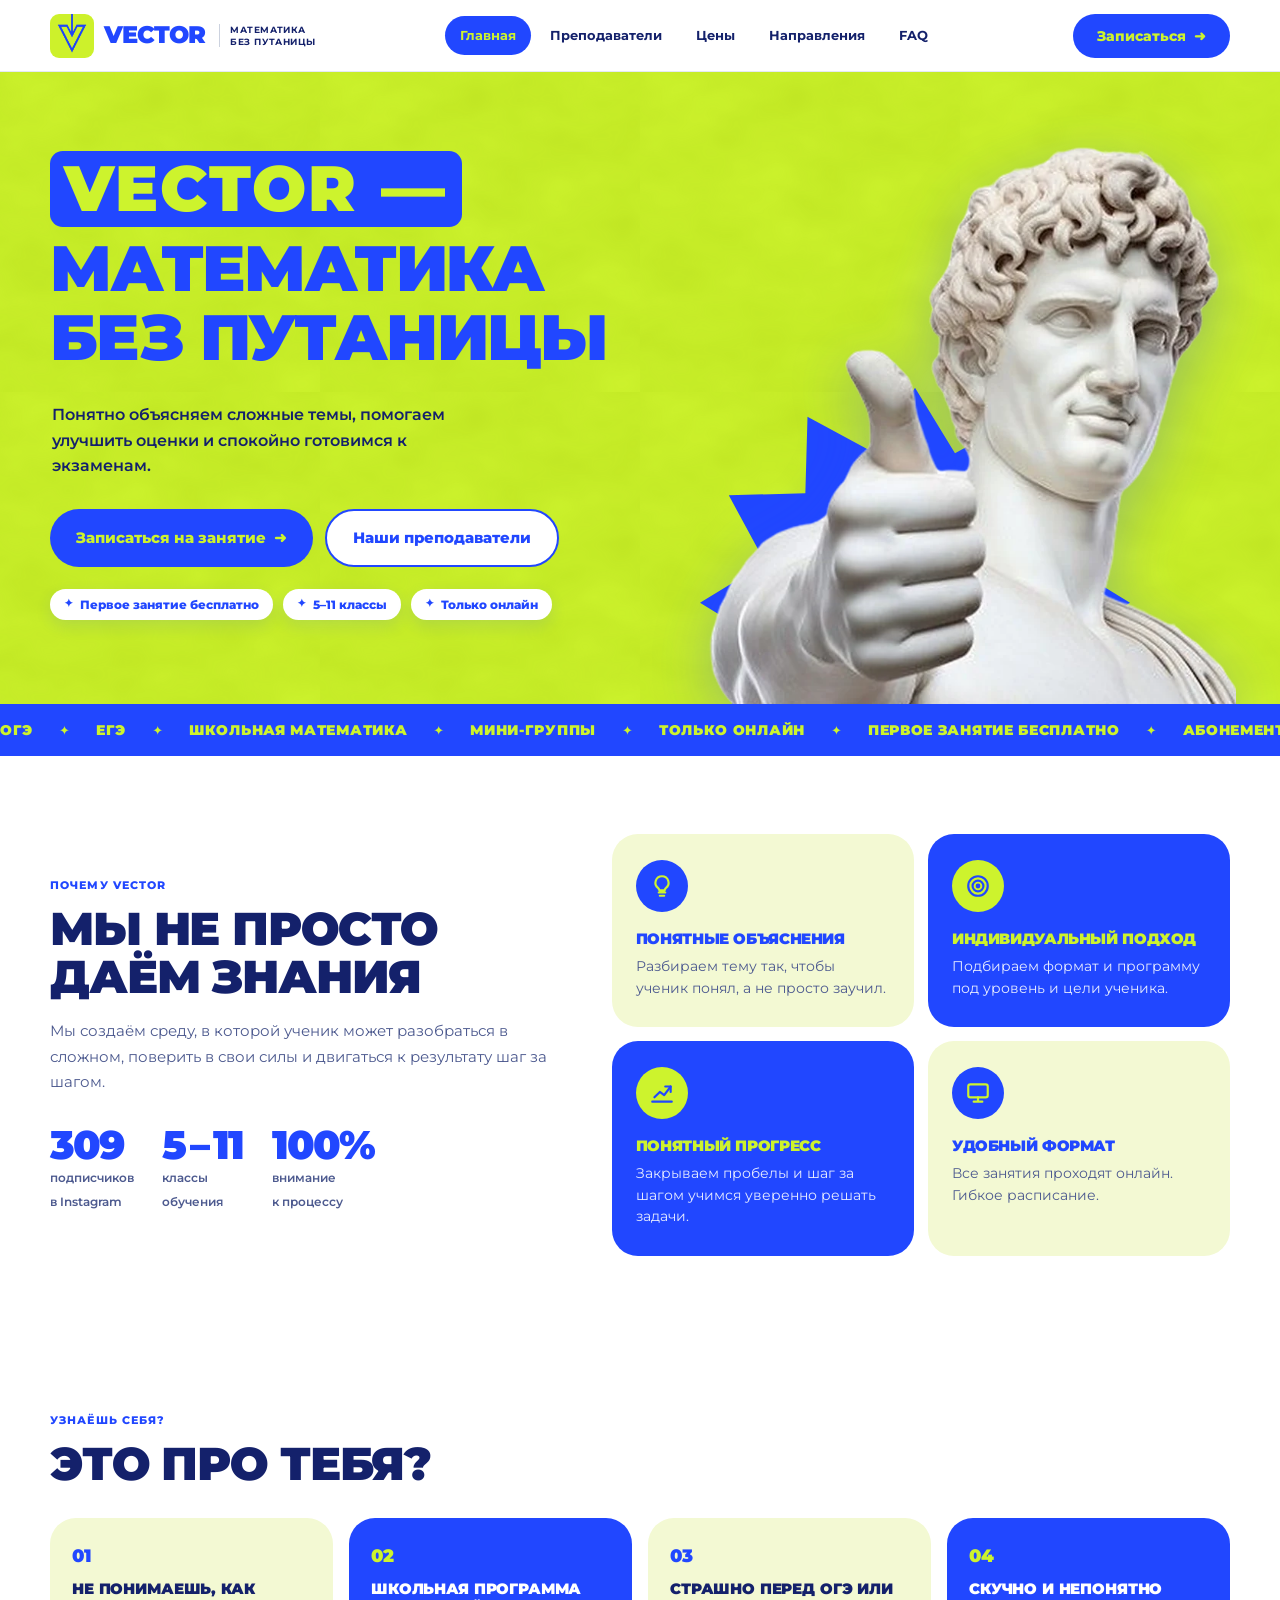
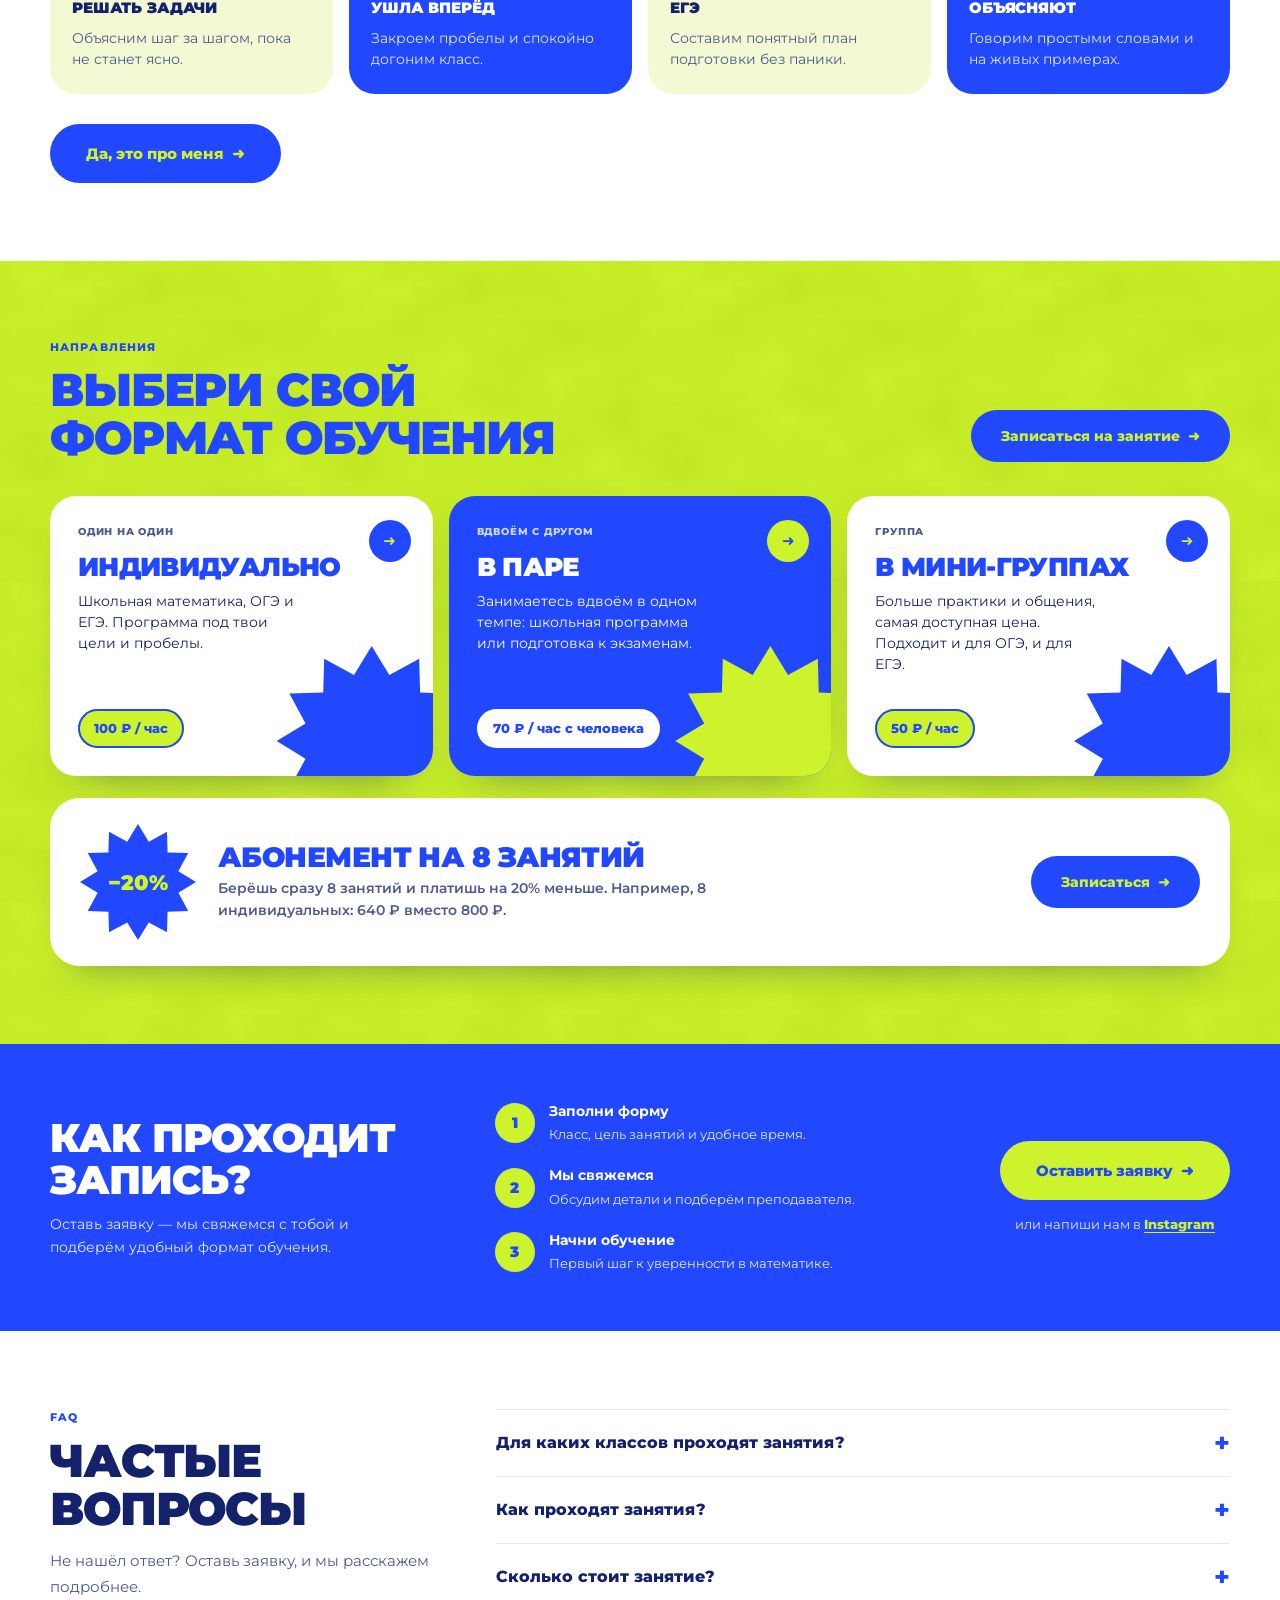
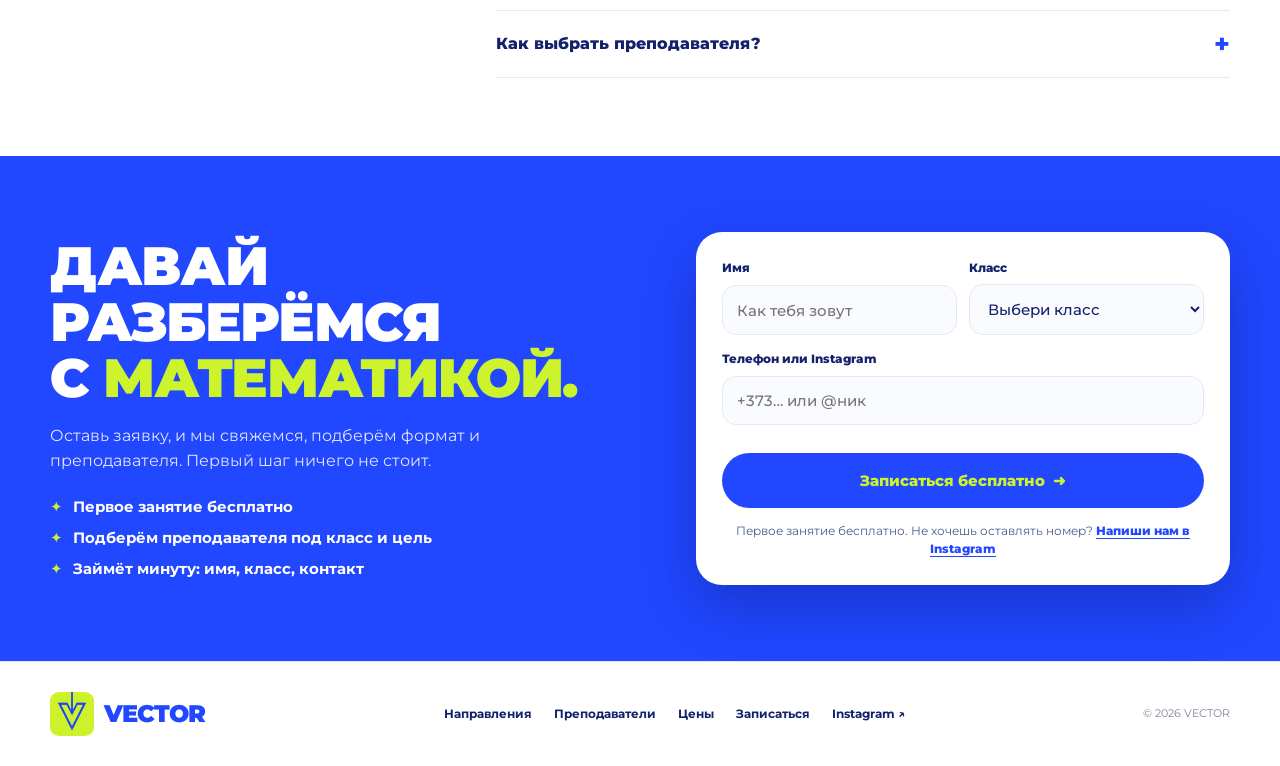
<file: index.html>
<!doctype html>
<html lang="ru"><head><meta charset="utf-8"><meta name="viewport" content="width=device-width,initial-scale=1,viewport-fit=cover">
<meta name="theme-color" content="#2447ff"><meta name="description" content="VECTOR — репетиторство по математике 5–11 класс, подготовка к ОГЭ и ЕГЭ.">
<title>VECTOR — математика без путаницы</title>
<link rel="icon" type="image/png" href="img/favicon.png"><link rel="preconnect" href="https://fonts.googleapis.com"><link href="https://fonts.googleapis.com/css2?family=Montserrat:wght@500;700;800;900&display=swap" rel="stylesheet"><link rel="stylesheet" href="style.css?v=20261113"></head><body>
<header><div class="wrap nav"><a class="brand" href="index.html"><img src="img/logo-mark.png" alt="Логотип VECTOR"><span>VECTOR</span><span class="tag">МАТЕМАТИКА<br>БЕЗ ПУТАНИЦЫ</span></a>
<nav class="links"><a class="active" href="index.html">Главная</a><a href="teachers.html">Преподаватели</a><a href="price.html">Цены</a><a href="index.html#courses">Направления</a><a href="index.html#faq">FAQ</a></nav>
<a class="btn sm" href="signup.html">Записаться&nbsp; ➜</a></div></header>

<main>
<section class="hero tex"><div class="wrap hero-grid"><div class="hero-copy"><h1><span>VECTOR —</span><br>МАТЕМАТИКА<br>БЕЗ ПУТАНИЦЫ</h1><p class="lead">Понятно объясняем сложные темы, помогаем улучшить оценки и спокойно готовимся к экзаменам.</p><div class="actions"><a class="btn" href="signup.html">Записаться на занятие&nbsp; ➜</a><a class="btn outline" href="teachers.html">Наши преподаватели</a></div><ul class="hero-chips"><li>Первое занятие бесплатно</li><li>5–11 классы</li><li>Только онлайн</li></ul></div>
<div class="art"><div class="burst"></div><img class="statue" src="img/statue.webp" alt="Скульптура с поднятым большим пальцем"></div></div></section>

<div class="ticker" aria-hidden="true"><div class="track"><div class="grp"><span>ОГЭ</span><i>✦</i><span>ЕГЭ</span><i>✦</i><span>ШКОЛЬНАЯ МАТЕМАТИКА</span><i>✦</i><span>МИНИ-ГРУППЫ</span><i>✦</i><span>ТОЛЬКО ОНЛАЙН</span><i>✦</i><span>ПЕРВОЕ ЗАНЯТИЕ БЕСПЛАТНО</span><i>✦</i><span>АБОНЕМЕНТ −20%</span><i>✦</i><span>ОГЭ</span><i>✦</i><span>ЕГЭ</span><i>✦</i><span>ШКОЛЬНАЯ МАТЕМАТИКА</span><i>✦</i><span>МИНИ-ГРУППЫ</span><i>✦</i><span>ТОЛЬКО ОНЛАЙН</span><i>✦</i><span>ПЕРВОЕ ЗАНЯТИЕ БЕСПЛАТНО</span><i>✦</i><span>АБОНЕМЕНТ −20%</span><i>✦</i></div><div class="grp"><span>ОГЭ</span><i>✦</i><span>ЕГЭ</span><i>✦</i><span>ШКОЛЬНАЯ МАТЕМАТИКА</span><i>✦</i><span>МИНИ-ГРУППЫ</span><i>✦</i><span>ТОЛЬКО ОНЛАЙН</span><i>✦</i><span>ПЕРВОЕ ЗАНЯТИЕ БЕСПЛАТНО</span><i>✦</i><span>АБОНЕМЕНТ −20%</span><i>✦</i><span>ОГЭ</span><i>✦</i><span>ЕГЭ</span><i>✦</i><span>ШКОЛЬНАЯ МАТЕМАТИКА</span><i>✦</i><span>МИНИ-ГРУППЫ</span><i>✦</i><span>ТОЛЬКО ОНЛАЙН</span><i>✦</i><span>ПЕРВОЕ ЗАНЯТИЕ БЕСПЛАТНО</span><i>✦</i><span>АБОНЕМЕНТ −20%</span><i>✦</i></div></div></div>

<section class="section why" id="why"><div class="wrap why-grid">
<div class="why-left"><div class="kicker">Почему VECTOR</div><h2 class="title">Мы не просто<br>даём знания</h2><p class="copy">Мы создаём среду, в которой ученик может разобраться в сложном, поверить в свои силы и двигаться к результату шаг за шагом.</p>
<div class="stats"><div class="stat"><strong data-followers>309</strong><span>подписчиков<br>в Instagram</span></div><div class="stat"><strong class="rng">5<i>–</i>11</strong><span>классы<br>обучения</span></div><div class="stat"><strong>100%</strong><span>внимание<br>к процессу</span></div></div></div>
<div class="feat-grid">
<article class="feat"><div class="ic"><svg viewBox="0 0 24 24"><path d="M9 18h6M10 21h4M12 3a6 6 0 0 0-3.5 10.9c.6.5 1 1.2 1 2.1h5c0-.9.4-1.6 1-2.1A6 6 0 0 0 12 3z"/></svg></div><h3>Понятные объяснения</h3><p>Разбираем тему так, чтобы ученик понял, а не просто заучил.</p></article>
<article class="feat blue"><div class="ic"><svg viewBox="0 0 24 24"><circle cx="12" cy="12" r="9"/><circle cx="12" cy="12" r="5"/><circle cx="12" cy="12" r="1.2"/></svg></div><h3>Индивидуальный подход</h3><p>Подбираем формат и программу под уровень и цели ученика.</p></article>
<article class="feat blue"><div class="ic"><svg viewBox="0 0 24 24"><path d="M3 20h18M5 16l5-5 4 3 6-8"/><path d="M15 6h5v5"/></svg></div><h3>Понятный прогресс</h3><p>Закрываем пробелы и шаг за шагом учимся уверенно решать задачи.</p></article>
<article class="feat"><div class="ic"><svg viewBox="0 0 24 24"><rect x="3" y="4" width="18" height="12" rx="2"/><path d="M8 20h8M12 16v4"/></svg></div><h3>Удобный формат</h3><p>Все занятия проходят онлайн. Гибкое расписание.</p></article>
</div></div></section>

<section class="section pain-sec" id="for-you">
<div class="wrap">
<div class="kicker">Узнаёшь себя?</div>
<h2 class="title">Это про тебя?</h2>
<div class="pain-grid">
<div class="pain"><i>01</i><b>Не понимаешь, как решать задачи</b><span>Объясним шаг за шагом, пока не станет ясно.</span></div>
<div class="pain"><i>02</i><b>Школьная программа ушла вперёд</b><span>Закроем пробелы и спокойно догоним класс.</span></div>
<div class="pain"><i>03</i><b>Страшно перед ОГЭ или ЕГЭ</b><span>Составим понятный план подготовки без паники.</span></div>
<div class="pain"><i>04</i><b>Скучно и непонятно объясняют</b><span>Говорим простыми словами и на живых примерах.</span></div>
</div>
<a class="btn big" href="#quick">Да, это про меня&nbsp; ➜</a>
</div>
</section>

<section class="section courses-sec tex" id="courses"><div class="wrap"><div class="head"><div><div class="kicker">Направления</div><h2 class="title">Выбери свой<br>формат обучения</h2></div><a class="btn" href="signup.html">Записаться на занятие&nbsp; ➜</a></div>
<div class="courses">
<a class="course" href="signup.html?format=solo"><span class="label">Один на один</span><span class="arr">➜</span><h3>Индивидуально</h3><p>Школьная математика, ОГЭ и ЕГЭ. Программа под твои цели и пробелы.</p><div class="price">100 ₽ / час</div><div class="star"></div></a>
<a class="course blue" href="signup.html?format=pair"><span class="label">Вдвоём с другом</span><span class="arr">➜</span><h3>В паре</h3><p>Занимаетесь вдвоём в одном темпе: школьная программа или подготовка к экзаменам.</p><div class="price">70 ₽ / час с человека</div><div class="star"></div></a>
<a class="course" href="signup.html?format=group"><span class="label">Группа</span><span class="arr">➜</span><h3>В мини-группах</h3><p>Больше практики и общения, самая доступная цена. Подходит и для ОГЭ, и для ЕГЭ.</p><div class="price">50 ₽ / час</div><div class="star"></div></a>
</div>
<div class="promo"><div class="promo-badge">−20%</div><div class="promo-t"><strong>Абонемент на 8 занятий</strong><span>Берёшь сразу 8 занятий и платишь на 20% меньше. Например, 8 индивидуальных: 640 ₽ вместо 800 ₽.</span></div><a class="btn lime" href="signup.html">Записаться&nbsp; ➜</a></div>
</div></div></section>

<section class="band"><div class="wrap band-grid">
<div class="band-title"><h2>Как проходит запись?</h2><p>Оставь заявку — мы свяжемся с тобой и подберём удобный формат обучения.</p></div>
<div class="steps"><div class="step"><div class="num">1</div><div><strong>Заполни форму</strong><span>Класс, цель занятий и удобное время.</span></div></div><div class="step"><div class="num">2</div><div><strong>Мы свяжемся</strong><span>Обсудим детали и подберём преподавателя.</span></div></div><div class="step"><div class="num">3</div><div><strong>Начни обучение</strong><span>Первый шаг к уверенности в математике.</span></div></div></div>
<div class="band-cta"><a class="btn big" href="signup.html">Оставить заявку&nbsp; ➜</a><p>или напиши нам в <a href="https://www.instagram.com/vector_pmr/" target="_blank" rel="noopener">Instagram</a></p></div>
</div></section>

<section class="section faq" id="faq"><div class="wrap faq-grid"><div><div class="kicker">FAQ</div><h2 class="title">Частые<br>вопросы</h2><p class="copy" style="margin-top:16px">Не нашёл ответ? Оставь заявку, и мы расскажем подробнее.</p></div>
<div><details><summary>Для каких классов проходят занятия?</summary><p>Основное направление — школьная математика для 5–11 классов, плюс подготовка к ОГЭ и ЕГЭ. Напиши свой класс, и мы подскажем, как лучше начать.</p></details>
<details><summary>Как проходят занятия?</summary><p>Все занятия проходят онлайн. Удобное время и подробности обсудим при записи.</p></details>
<details><summary>Сколько стоит занятие?</summary><p>Индивидуально — 100 ₽ за час, в паре — 70 ₽ за час с человека, в мини-группе — 50 ₽ за час. Подготовка к ОГЭ и ЕГЭ проходит в любом из этих форматов. Абонемент на 8 занятий — скидка 20%. Первое занятие бесплатное.</p></details>
<details><summary>Как выбрать преподавателя?</summary><p>Мы подбираем преподавателя с учётом класса, цели, темы и доступного расписания. Познакомиться с командой можно на странице «Преподаватели».</p></details></div></div></section>

<section class="cta qcta" id="quick">
<div class="wrap qcta-grid">
<div class="qcta-copy">
<h2>Давай разберёмся<br>с <span>математикой.</span></h2>
<p class="qcta-sub">Оставь заявку, и мы свяжемся, подберём формат и преподавателя. Первый шаг ничего не стоит.</p>
<ul class="ticks"><li>Первое занятие бесплатно</li><li>Подберём преподавателя под класс и цель</li><li>Займёт минуту: имя, класс, контакт</li></ul>
</div>
<form class="qform" data-qform novalidate>
<div class="qrow">
<label>Имя<input name="name" type="text" autocomplete="given-name" placeholder="Как тебя зовут" required maxlength="80"></label>
<label>Класс<select name="grade" required><option value="">Выбери класс</option><option value="5 класс">5 класс</option><option value="6 класс">6 класс</option><option value="7 класс">7 класс</option><option value="8 класс">8 класс</option><option value="9 класс">9 класс</option><option value="10 класс">10 класс</option><option value="11 класс">11 класс</option><option value="Другое">Другое</option></select></label>
</div>
<label>Телефон или Instagram<input name="contact" type="text" autocomplete="tel" placeholder="+373… или @ник" required maxlength="120"></label>
<input class="hp" name="website" type="text" tabindex="-1" autocomplete="off" aria-hidden="true">
<div class="qts"></div>
<button class="btn big" type="submit">Записаться бесплатно&nbsp; ➜</button>
<p class="qmsg" role="status"></p>
<p class="qnote">Первое занятие бесплатно. Не хочешь оставлять номер? <a href="https://www.instagram.com/vector_pmr/" target="_blank" rel="noopener">Напиши нам в Instagram</a></p>
</form>
</div>
</section>
</main>

<footer><div class="wrap footer"><a class="brand" href="index.html"><img src="img/logo-mark.png" alt="Логотип VECTOR"><span>VECTOR</span></a><div class="footlinks"><a href="index.html#courses">Направления</a><a href="teachers.html">Преподаватели</a><a href="price.html">Цены</a><a href="signup.html">Записаться</a><a href="https://www.instagram.com/vector_pmr/" target="_blank" rel="noopener">Instagram ↗</a></div><div class="copyright">© <span id="year"></span> VECTOR</div></div></footer>
<nav class="mnav"><a class="active" href="index.html">Главная</a><a href="teachers.html">Учителя</a><a href="price.html">Цены</a><a href="signup.html">Запись</a></nav>
<script src="main.js?v=20261113"></script>
</body></html>
</file>
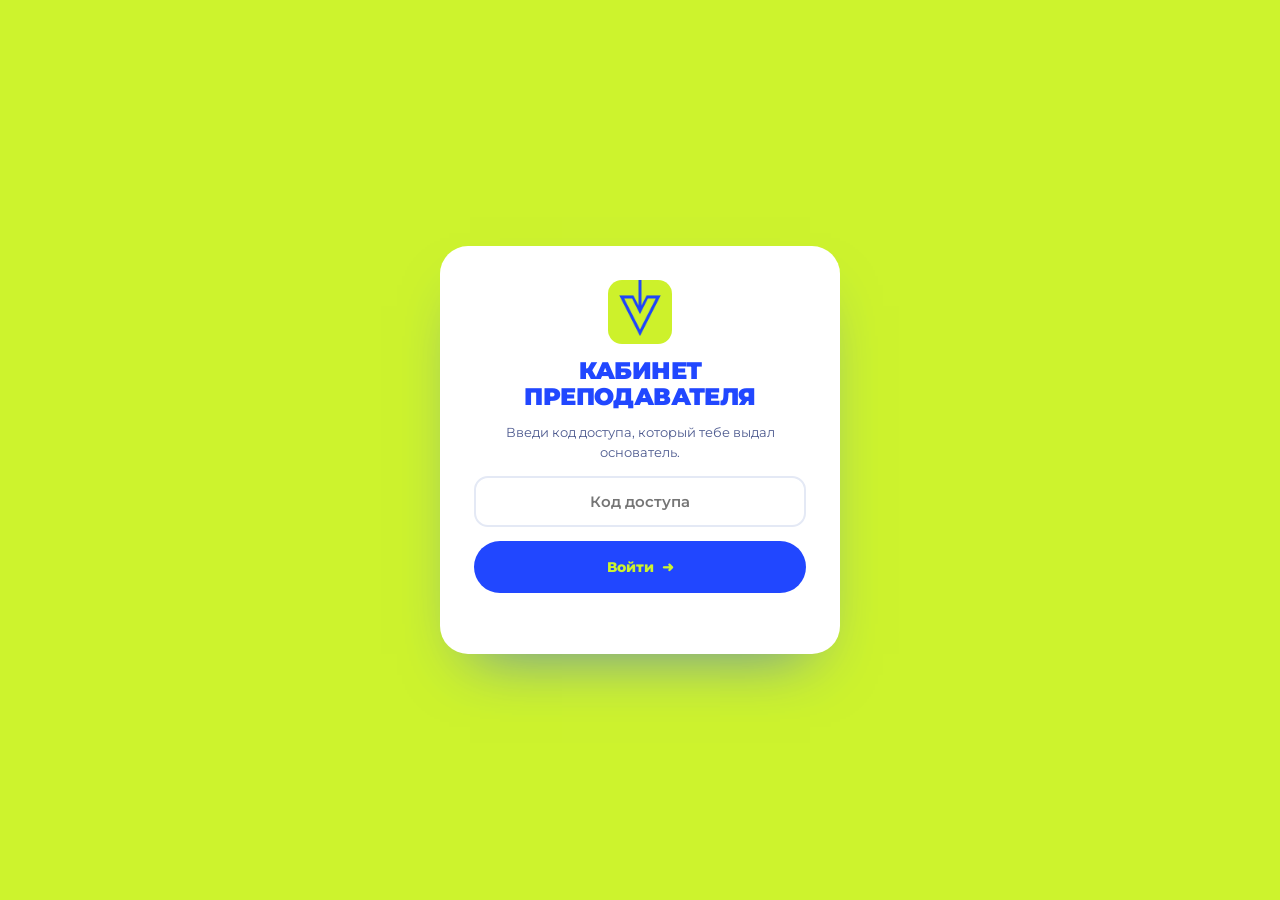
<file: cabinet.html>
<!doctype html>
<html lang="ru"><head><meta charset="utf-8"><meta name="viewport" content="width=device-width,initial-scale=1,viewport-fit=cover">
<meta name="robots" content="noindex,nofollow,noarchive,nosnippet"><meta name="referrer" content="no-referrer"><meta name="theme-color" content="#2147ff">
<title>Кабинет преподавателя — VECTOR</title>
<link rel="icon" type="image/png" href="img/favicon.png"><link rel="preconnect" href="https://fonts.googleapis.com"><link href="https://fonts.googleapis.com/css2?family=Montserrat:wght@500;700;800;900&display=swap" rel="stylesheet"><link rel="stylesheet" href="style.css?v=20261113">
<style>
/* стили только этой страницы */
.t-sync{display:flex;align-items:center;gap:12px;margin:0 0 14px;flex-wrap:wrap}.t-sync span{font-size:12px;font-weight:700;color:var(--mut)}
</style></head><body class="cab-body">

<div class="gate" id="gate">
  <form class="gate-box" id="gateForm">
    <img src="img/logo-mark.png" alt="VECTOR" width="64" height="64">
    <h1>Кабинет преподавателя</h1>
    <p id="gateText">Введи код доступа, который тебе выдал основатель.</p>
    <select id="gateName" hidden></select>
    <input type="password" id="gatePass" placeholder="Код доступа" autocomplete="current-password" required>
    <button class="btn" type="submit" id="gateBtn">Войти&nbsp; ➜</button>
    <p class="gate-err" id="gateErr"></p>
  </form>
</div>

<header><div class="wrap nav"><a class="brand" href="index.html"><img src="img/logo-mark.png" alt="Логотип VECTOR"><span>VECTOR</span><span class="tag">КАБИНЕТ<br>ПРЕПОДАВАТЕЛЯ</span></a>
<nav class="links"><a class="active" href="cabinet.html">Мои занятия</a><a href="index.html">На сайт</a></nav>
<button class="btn sm" id="lockBtn" type="button" hidden>Выйти</button></div></header>

<main class="wrap cab" id="app" hidden>
  <div class="t-top">
    <div><div class="kicker" id="hello">Привет</div><h2 class="title">Мои занятия</h2></div>
    <button class="btn big" id="addBtn" type="button">+ Занятие</button>
  </div>

  <div class="t-sync"><button class="btn outline sm" id="syncBtn" type="button">Обновить</button><button class="btn outline sm" id="codeBtn" type="button" hidden>Сменить код</button><span id="syncAt"></span></div>
  <div class="t-sum" id="sum"></div>

  <div class="t-tabs" role="tablist">
    <button class="t-tab on" data-tab="lessons" type="button">Расписание</button>
    <button class="t-tab" data-tab="leads" type="button">Новые заявки <span class="badge" id="leadBadge" hidden>0</span></button>
  </div>
  <div class="lead-msg" id="msg"></div>

  <section id="tab-lessons">
    <div class="t-views">
      <button class="t-view on" data-view="week" type="button">Неделя</button>
      <button class="t-view" data-view="list" type="button">Нужно отметить <span class="badge" id="todoBadge" hidden>0</span></button>
    </div>

    <div id="viewWeek">
      <div class="t-weeknav"><button class="btn outline sm" id="wPrev" type="button">‹</button><b id="wName"></b><button class="btn outline sm" id="wNext" type="button">›</button><button class="btn outline sm" id="wToday" type="button">Сегодня</button></div>
      <div class="t-weeksum" id="wSum"></div>
      <div class="weekgrid w2" id="week"></div>
    </div>

    <div id="viewList" hidden>
      <div id="list"></div>
      <div class="t-month"><button class="btn outline sm" id="mPrev" type="button">‹</button><b id="mName"></b><button class="btn outline sm" id="mNext" type="button">›</button></div>
      <div id="done"></div>
    </div>
  </section>

  <section id="tab-leads" hidden>
    <div class="lead-list" id="leadList"></div>
    <button class="btn outline sm" id="leadAll" type="button">Показать закрытые</button>
  </section>
</main>

<dialog id="codeDlg" class="dlg">
  <form id="codeForm" method="dialog" class="dlg-form">
    <h2>Сменить код доступа</h2>
    <p class="note" style="text-align:left;margin:0 0 6px">Придумай свой код: от 8 символов, лучше буквы и цифры вместе. Он нужен только для входа сюда. Старый код перестанет работать.</p>
    <div class="field"><label for="newCode">Новый код</label><input id="newCode" type="password" autocomplete="new-password" minlength="8" maxlength="40" required></div>
    <div class="field"><label for="newCode2">Повтори код</label><input id="newCode2" type="password" autocomplete="new-password" minlength="8" maxlength="40" required></div>
    <p class="gate-err" id="codeErr" style="color:#d4142e;font-weight:700;min-height:1em;margin:0"></p>
    <div class="dlg-btns"><button class="btn outline" id="codeCancel" type="button">Отмена</button><button class="btn" id="codeSave" type="submit">Сохранить</button></div>
  </form>
</dialog>
<dialog id="dlg" class="dlg">
  <form id="lf" method="dialog" class="dlg-form">
    <h2 id="dlgTitle">Новое занятие</h2>
    <input type="hidden" id="eid">
    <div class="field"><label for="fStudent">Ученик или группа</label><input id="fStudent" list="stuList" placeholder="Имя" required maxlength="80" autocomplete="off"><datalist id="stuList"></datalist></div>

    <div class="field" id="boxFormat"><label>Формат</label><div class="pills">
      <input type="radio" name="fmt" id="fm1" value="Индивидуально" checked><label for="fm1">Индивидуально</label>
      <input type="radio" name="fmt" id="fm2" value="В паре"><label for="fm2">В паре</label>
      <input type="radio" name="fmt" id="fm3" value="Мини-группа"><label for="fm3">Мини-группа</label></div></div>
    <div class="field" id="boxPeople" hidden><label for="fPeople">Сколько человек</label><input type="number" id="fPeople" min="1" max="20" value="3"></div>

    <div class="row"><div class="field"><label for="fDate">Когда</label><input type="date" id="fDate" required></div>
    <div class="field"><label for="fTime">Во сколько</label><input type="time" id="fTime"></div></div>

    <div class="field"><label>Сколько длится</label><div class="pills">
      <input type="radio" name="hrs" id="h1" value="1" checked><label for="h1">1 час</label>
      <input type="radio" name="hrs" id="h2" value="1.5"><label for="h2">1,5 часа</label>
      <input type="radio" name="hrs" id="h3" value="2"><label for="h3">2 часа</label>
      <input type="radio" name="hrs" id="h4" value="0.5"><label for="h4">30 мин</label></div></div>

    <div class="field"><label for="fAmount">Сумма, ₽ <span class="hint" id="amtHint"></span></label><input type="number" id="fAmount" min="0" step="1" required></div>

    <div class="field" id="boxRepeat"><label for="fRepeat">Повторять</label><select id="fRepeat"><option value="1">Один раз</option><option value="4">Каждую неделю, 4 раза</option><option value="8">Каждую неделю, 8 раз</option><option value="12">Каждую неделю, 12 раз</option></select></div>

    <div class="t-checks" id="boxDone">
      <label class="chk"><input type="checkbox" id="cDone"><span>Занятие уже прошло</span></label>
      <label class="chk"><input type="checkbox" id="cPaid"><span>И его уже оплатили</span></label>
    </div>

    <div class="field" id="boxNote"><label for="fNote">Заметка</label><input id="fNote" maxlength="200" placeholder="Необязательно"></div>
    <div class="dlg-btns">
      <button class="btn" type="submit" id="saveBtn">Сохранить</button>
      <button class="btn outline" type="button" id="cancelBtn">Отмена</button>
    </div>
  </form>
</dialog>

<div class="toast" id="toast" role="status"></div>
<script src="main.js?v=20261113"></script>
<script>
(function(){
  var KEY='vector_lead_key',NAME='vector_teacher_name';
  var $=function(id){return document.getElementById(id)};
  var store={get:function(k){try{return localStorage.getItem(k)}catch(e){return null}},set:function(k,v){try{localStorage.setItem(k,v)}catch(e){}},del:function(k){try{localStorage.removeItem(k)}catch(e){}}};
  var PRICES={'Индивидуально':100,'В паре':70,'Мини-группа':50};
  var MON=['Январь','Февраль','Март','Апрель','Май','Июнь','Июль','Август','Сентябрь','Октябрь','Ноябрь','Декабрь'];
  var WD=['воскресенье','понедельник','вторник','среда','четверг','пятница','суббота'];
  var S={lessons:[],students:[],percent:0,balance:null,leads:[],showAllLeads:false,lastNew:null,month:null,name:'',key:'',seq:0,pend:0,base:null,syncAt:null};
  S.week='';S.month=new Date().getFullYear()+'-'+('0'+(new Date().getMonth()+1)).slice(-2);

  function mondayOf(s){var d=pd(s),k=(d.getDay()+6)%7;d.setDate(d.getDate()-k);return iso(d)}
  function esc(s){return String(s==null?'':s).replace(/[&<>"']/g,function(c){return {'&':'&amp;','<':'&lt;','>':'&gt;','"':'&quot;',"'":'&#39;'}[c]})}
  function fm(n){n=Math.round(n*100)/100;return n.toLocaleString('ru-RU')+' ₽'}
  function toast(t){var el=$('toast');el.textContent=t;el.classList.add('show');clearTimeout(toast.t);toast.t=setTimeout(function(){el.classList.remove('show')},2600)}
  function iso(d){return d.getFullYear()+'-'+('0'+(d.getMonth()+1)).slice(-2)+'-'+('0'+d.getDate()).slice(-2)}
  function today(){return iso(new Date())}
  function pd(s){var p=String(s).split('-');return new Date(+p[0],+p[1]-1,+p[2])}
  function dayLabel(s){
    var t=today(),d=pd(s),y=new Date();y.setDate(y.getDate()-1);var n=new Date();n.setDate(n.getDate()+1);
    if(s===t)return 'Сегодня';if(s===iso(n))return 'Завтра';if(s===iso(y))return 'Вчера';
    return d.getDate()+' '+MON[d.getMonth()].toLowerCase().replace(/ь$/,'я').replace(/т$/,'та').replace(/й$/,'я')+', '+WD[d.getDay()];
  }
  S.week=mondayOf(today());
  function hoursTxt(h){h=+h;return h===1?'1 час':(h===1.5?'1,5 часа':(h===2?'2 часа':(h===0.5?'30 мин':h+' ч')))}
/*CL*/
  function contactLinks(raw){
    var s=String(raw||'').trim(),out=[],seen={};
    function add(label,href,ext){if(seen[href])return;seen[href]=1;out.push({label:label,href:href,ext:ext!==false})}
    if(!s)return out;
    var emailRe=/[A-Za-z0-9._%+-]+@[A-Za-z0-9.-]+\.[A-Za-z]{2,}/;
    var email=s.match(emailRe);
    if(email)add('Написать на почту','mailto:'+email[0],false);
    var ig=s.match(/instagram\.com\/([A-Za-z0-9._]{2,30})/i);
    if(ig)add('Instagram','https://instagram.com/'+ig[1].replace(/\.+$/,''));
    var tg=s.match(/(?:t\.me|telegram\.me)\/([A-Za-z0-9_]{4,32})/i);
    if(tg)add('Telegram','https://t.me/'+tg[1]);
    var rest=s.replace(emailRe,' ').replace(/https?:\/\/\S+/g,' ').replace(/(?:t\.me|telegram\.me|instagram\.com)\/\S+/ig,' ');
    var hasInst=/инст|inst/i.test(s);
    var handle=null,at=rest.match(/(?:^|[\s(,;:])@([A-Za-z0-9_.]{3,32})/);
    if(at)handle=at[1];
    else if(!email&&!tg&&!ig&&/^[A-Za-z][A-Za-z0-9_.]{3,31}$/.test(s))handle=s;
    if(handle){
      handle=handle.replace(/\.+$/,'');
      var bare=!at;
      if(hasInst)add('Instagram','https://instagram.com/'+handle);
      else{add('Telegram','https://t.me/'+handle);if(bare)add('Instagram','https://instagram.com/'+handle)}
    }
    var noHandle=rest.replace(/(?:^|[\s(,;:])@[A-Za-z0-9_.]+/g,' ');
    var ph=noHandle.match(/\+?\d[\d\s\-().]{6,}\d/);
    if(ph){
      var digits=ph[0].replace(/\D/g,'');
      if(digits.length>=8&&digits.length<=15){
        var intl=digits;
        if(digits.length===9&&digits.charAt(0)==='0')intl='373'+digits.slice(1);
        else if(digits.length===11&&digits.charAt(0)==='8')intl='7'+digits.slice(1);
        add('Позвонить','tel:+'+intl,false);
        add('WhatsApp','https://wa.me/'+intl);
        add('Telegram','https://t.me/+'+intl);
      }
    }
    return out;
  }
  /*CLEND*/

  /* ---------- сервер ---------- */
  function api(q){return fetch(LEAD_ENDPOINT+'?'+q+'&_='+Date.now(),{cache:'no-store'}).then(function(r){return r.json()})}
  // запись идёт через GET: так сайт получает настоящий ответ сервера и видит ошибку
  function call(body){
    S.pend++;
    return api('action=do&payload='+encodeURIComponent(JSON.stringify(Object.assign({key:S.key},body)))).then(function(d){
      S.pend--;if(!d||!d.ok)throw new Error((d&&d.error)||'fail');return d;
    },function(e){S.pend--;throw e});
  }
  function fail(err){
    var m=String(err&&err.message||'');
    toast(m==='unknown_action'?'Скрипт на Google устарел: обновите развёртывание':(m==='forbidden'?'Неверный пароль':'Не сохранилось ('+m+')'));
    loadLessons().catch(function(){});
  }

  function earnedOf(L,pc){return L.filter(function(l){return l.done==='1'&&l.paid==='1'}).reduce(function(s,l){return s+(+l.amount||0)},0)*(100-pc)/100}
  // «К выплате» считаем на странице по списку занятий, чтобы число менялось сразу при отметке «Оплачено».
  // Уже выплаченное берём из ответа сервера: выплачено = заработано(на момент загрузки) − к выплате(сервер).
  function owedNow(){
    if(!S.base)return S.balance?(+S.balance.owed||0):0;
    var out=S.base.earned-S.base.owed;
    return Math.round((earnedOf(S.lessons,S.percent)-out)*100)/100;
  }
  function stamp(){var d=new Date();S.syncAt=d;var el=$('syncAt');if(el)el.textContent='обновлено '+('0'+d.getHours()).slice(-2)+':'+('0'+d.getMinutes()).slice(-2)}
  function loadLessons(){
    var seq=++S.seq;
    return api('action=lessons&key='+encodeURIComponent(S.key)+'&teacher='+encodeURIComponent(S.name)).then(function(d){
      if(!d||!d.ok)throw new Error(d&&d.error||'fail');
      if(!d.version||d.version<3||!Array.isArray(d.lessons))throw new Error('old');
      // устаревший ответ (пришёл позже более нового) или идёт сохранение — не затираем свежие правки
      if(seq!==S.seq||S.pend>0)return d;
      S.lessons=d.lessons||[];S.students=d.students||[];S.percent=+d.percent||0;S.balance=d.balance;
      var ow=S.balance&&isFinite(+S.balance.owed)?+S.balance.owed:null;
      S.base=ow===null?null:{earned:earnedOf(S.lessons,S.percent),owed:ow};
      stamp();render();return d;
    });
  }

  /* ---------- вход по личному коду ---------- */
  if(typeof LEAD_ENDPOINT==='undefined'||!LEAD_ENDPOINT){
    $('gateText').textContent='Кабинет заработает после подключения (инструкция в файле ПОДКЛЮЧЕНИЕ-ЗАЯВОК.md, вариант Б).';
    $('gatePass').hidden=true;$('gateBtn').hidden=true;
  }
  function doLogin(code){
    return api('action=login&code='+encodeURIComponent(code)).then(function(d){
      if(!d||!d.ok)throw new Error(d&&d.error||'fail');
      if(!d.name)throw new Error('old');
      return d;
    });
  }
  function enter(name,key){
    S.name=name;S.key=key;store.set(KEY,key);store.set(NAME,name);
    $('gate').hidden=true;$('app').hidden=false;$('lockBtn').hidden=false;$('codeBtn').hidden=false;
    $('hello').textContent='Привет, '+name;
    loadLessons().catch(function(err){$('msg').textContent=String(err.message)==='old'?'Скрипт на Google устарел: обновите развёртывание (Версия: Новая), иначе отметки не сохраняются.':'Не удалось загрузить занятия. Проверьте интернет и нажмите «Обновить».'});
    loadLeads(true);
  }
  function loginErr(err){
    var m=String(err&&err.message);
    return m==='forbidden'?'Неверный код.':(m==='locked'?'Слишком много неверных попыток. Подожди 10 минут и попробуй снова.':(m==='old'?'Скрипт на Google устарел. Откройте Развернуть → Управление развёртываниями → карандаш → Версия: Новая → Развернуть.':'Не получилось войти. Проверь интернет и попробуй ещё раз.'));
  }
  $('gateForm').addEventListener('submit',function(e){
    e.preventDefault();var key=$('gatePass').value.trim();
    $('gateErr').textContent='';$('gateBtn').disabled=true;
    doLogin(key).then(function(d){S.name=d.name;S.key=key;return loadLessons().then(function(){enter(d.name,key)})}).catch(function(err){
      $('gateErr').textContent=loginErr(err);
    }).then(function(){$('gateBtn').disabled=false});
  });
  $('lockBtn').addEventListener('click',function(){store.del(KEY);store.del(NAME);location.reload()});
  (function auto(){
    var k=store.get(KEY);
    if(!k||typeof LEAD_ENDPOINT==='undefined'||!LEAD_ENDPOINT)return;
    doLogin(k).then(function(d){S.name=d.name;S.key=k;return loadLessons().then(function(){enter(d.name,k)})}).catch(function(err){
      if(String(err&&err.message)==='forbidden'){store.del(KEY);store.del(NAME);$('gateErr').textContent='Код больше не подходит. Введи новый.'}
    });
  })();

  /* ---------- смена кода ---------- */
  $('codeBtn').addEventListener('click',function(){$('codeForm').reset();$('codeErr').textContent='';$('codeDlg').showModal()});
  $('codeCancel').addEventListener('click',function(){$('codeDlg').close()});
  $('codeForm').addEventListener('submit',function(e){
    e.preventDefault();var a=$('newCode').value.trim(),b=$('newCode2').value.trim(),btn=$('codeSave');
    if(a!==b){$('codeErr').textContent='Коды не совпадают.';return}
    btn.disabled=true;$('codeErr').textContent='';
    call({action:'codeChange',newCode:a}).then(function(){
      S.key=a;store.set(KEY,a);$('codeDlg').close();toast('Код изменён. Теперь входи с новым');
    }).catch(function(err){
      var m=String(err&&err.message);
      $('codeErr').textContent=m==='weak'?'Код должен быть от 8 символов и не из одинаковых символов.':(m==='taken'?'Такой код занят. Придумай другой.':(m==='unknown_action'?'Скрипт на Google устарел: обновите развёртывание.':'Не получилось сменить код. Попробуй ещё раз.'));
    }).then(function(){btn.disabled=false});
  });

  /* ---------- отрисовка занятий ---------- */
  function sortKey(l){return l.date+' '+(l.time||'99:99')}
  function card(l,kind){
    var meta=[l.format,(+l.people>1?l.people+' чел.':''),hoursTxt(l.hours)].filter(Boolean).join(' · ');
    var when=(l.time?l.time+' · ':'')+dayLabel(l.date);
    var act='';
    if(l.done!=='1')act='<button class="btn t-act" data-a="done" data-id="'+esc(l.id)+'" type="button">Провёл ✓</button>';
    else if(l.paid!=='1')act='<button class="btn lime t-act" data-a="paid" data-id="'+esc(l.id)+'" type="button">Оплачено ✓</button>';
    else act='<span class="t-paid">✓ Оплачено</span>';
    var state=l.done!=='1'?'':(l.paid!=='1'?'<span class="t-wait">Ждём оплату</span>':'');
    var more='<button class="t-link" data-a="edit" data-id="'+esc(l.id)+'" type="button">Изменить</button>'+
      (l.done==='1'?'<button class="t-link" data-a="undo" data-id="'+esc(l.id)+'" type="button">Вернуть в план</button>':'')+
      '<button class="t-link bad" data-a="del" data-id="'+esc(l.id)+'" type="button">Удалить</button>';
    return '<article class="t-card '+kind+'"><div class="t-main"><div class="t-when">'+esc(when)+'</div><div class="t-name">'+esc(l.student||'—')+'</div><div class="t-meta">'+esc(meta)+' · <b>'+fm(+l.amount||0)+'</b> '+state+'</div></div><div class="t-side">'+act+'</div><div class="t-more">'+more+(l.note?'<span class="t-note">'+esc(l.note)+'</span>':'')+'</div></article>';
  }
  function render(){
    var t=today(),L=S.lessons;
    var need=L.filter(function(l){return l.done!=='1'&&l.date<=t}).sort(function(a,b){return sortKey(a)<sortKey(b)?-1:1});
    var next=L.filter(function(l){return l.done!=='1'&&l.date>t}).sort(function(a,b){return sortKey(a)<sortKey(b)?-1:1});
    var waitPay=L.filter(function(l){return l.done==='1'&&l.paid!=='1'}).sort(function(a,b){return sortKey(a)<sortKey(b)?-1:1});
    var h='';
    if(need.length)h+='<h3 class="t-h need">Отметь, как прошло <span>'+need.length+'</span></h3>'+need.map(function(l){return card(l,'plan need')}).join('');
    if(waitPay.length)h+='<h3 class="t-h">Ждём оплату <span>'+waitPay.length+'</span></h3>'+waitPay.map(function(l){return card(l,'wait')}).join('');
    if(next.length)h+='<h3 class="t-h">Впереди <span>'+next.length+'</span></h3>'+next.map(function(l){return card(l,'plan')}).join('');
    if(!need.length&&!waitPay.length&&!next.length)h='<div class="t-empty"><b>Пока пусто</b><span>Нажми «+ Занятие», чтобы записать первый урок.</span></div>';
    $('list').innerHTML=h;

    var mo=L.filter(function(l){return l.date.slice(0,7)===S.month&&l.done==='1'});
    var moSum=mo.reduce(function(s,l){return s+(+l.amount||0)},0);
    var moPaid=mo.filter(function(l){return l.paid==='1'});
    $('mName').textContent=MON[+S.month.slice(5)-1]+' '+S.month.slice(0,4);
    $('done').innerHTML=moPaid.length?'<h3 class="t-h">Оплачено в этом месяце <span>'+moPaid.length+'</span></h3>'+moPaid.sort(function(a,b){return sortKey(a)<sortKey(b)?1:-1}).map(function(l){return card(l,'paid')}).join(''):'<div class="t-empty small"><span>В этом месяце оплаченных занятий пока нет.</span></div>';

    var owed=owedNow(),waitSum=waitPay.reduce(function(s,l){return s+(+l.amount||0)},0);
    $('sum').innerHTML=
      '<div class="t-s"><span>Проведено за месяц</span><strong>'+mo.length+'</strong></div>'+
      '<div class="t-s"><span>Ждём оплату от учеников</span><strong>'+fm(waitSum)+'</strong></div>'+
      '<div class="t-s acc"><span>Тебе к выплате</span><strong>'+fm(owed>0?owed:0)+'</strong><em>твоя часть '+(100-S.percent)+'% с оплаченных занятий</em></div>';
    var todo=need.length+waitPay.length;$('todoBadge').hidden=!todo;$('todoBadge').textContent=todo;
    renderWeek();
    $('stuList').innerHTML=S.students.map(function(s){return '<option value="'+esc(s)+'">'}).join('');
  }


  /* ---------- неделя ---------- */
  var DOW=['Пн','Вт','Ср','Чт','Пт','Сб','Вс'];
  function weekDays(){var m=pd(S.week),r=[];for(var i=0;i<7;i++){var d=new Date(m);d.setDate(m.getDate()+i);r.push(iso(d))}return r}
  function wcard(l){
    var dn=l.done==='1',pd_=l.paid==='1';
    var meta=[l.format,(+l.people>1?l.people+' чел.':''),hoursTxt(l.hours)].filter(Boolean).join(' · ');
    return '<article class="w-card'+(pd_?' paid':(dn?' done':''))+'"><div class="w-time">'+esc(l.time||'без времени')+'</div><div class="w-name">'+esc(l.student||'—')+'</div><div class="w-meta">'+esc(meta)+'</div><div class="w-sum">'+fm(+l.amount||0)+'</div>'+
      '<div class="w-btns"><button class="w-chip'+(dn?' on':'')+'" data-a="tdone" data-id="'+esc(l.id)+'" type="button">'+(dn?'✓ Провёл':'Провёл?')+'</button><button class="w-chip pay'+(pd_?' on':'')+'" data-a="tpaid" data-id="'+esc(l.id)+'" type="button">'+(pd_?'✓ Оплачено':'Оплачено?')+'</button></div>'+
      '<div class="t-more"><button class="t-link" data-a="edit" data-id="'+esc(l.id)+'" type="button">Изменить</button><button class="t-link bad" data-a="del" data-id="'+esc(l.id)+'" type="button">Удалить</button></div></article>';
  }
  function renderWeek(){
    var days=weekDays(),t=today(),h='',n=0,nd=0,sum=0,paid=0;
    days.forEach(function(ds,i){
      var ls=S.lessons.filter(function(l){return l.date===ds}).sort(function(a,b){return (a.time||'99:99')<(b.time||'99:99')?-1:1});
      var d=pd(ds);n+=ls.length;ls.forEach(function(l){sum+=+l.amount||0;if(l.done==='1')nd++;if(l.done==='1'&&l.paid==='1')paid+=+l.amount||0});
      h+='<div class="dcol'+(ds===t?' today':'')+'"><div class="dhead"><b>'+DOW[i]+', '+d.getDate()+' '+MON[d.getMonth()].slice(0,3).toLowerCase()+'</b><span>'+ls.length+'</span></div>'+
        (ls.length?ls.map(wcard).join(''):'<div class="dempty">Свободно</div>')+
        '<button class="dadd" data-add="'+ds+'" type="button">+ добавить</button></div>';
    });
    $('week').innerHTML=h;
    var a=pd(days[0]),z=pd(days[6]);
    $('wName').textContent=a.getDate()+' '+MON[a.getMonth()].slice(0,3).toLowerCase()+' — '+z.getDate()+' '+MON[z.getMonth()].slice(0,3).toLowerCase()+' '+z.getFullYear();
    $('wSum').innerHTML=n?('На неделе: <b>'+n+'</b> '+(n===1?'занятие':'занятий')+' · проведено <b>'+nd+'</b> · оплачено <b>'+fm(paid)+'</b> из '+fm(sum)):'На этой неделе занятий нет. Нажмите «+ добавить» в нужном дне.';
  }
  function shiftWeek(d){var m=pd(S.week);m.setDate(m.getDate()+7*d);S.week=iso(m);renderWeek()}
  $('wPrev').addEventListener('click',function(){shiftWeek(-1)});
  $('wNext').addEventListener('click',function(){shiftWeek(1)});
  $('wToday').addEventListener('click',function(){S.week=mondayOf(today());renderWeek()});
  document.querySelectorAll('.t-view').forEach(function(b){b.addEventListener('click',function(){
    document.querySelectorAll('.t-view').forEach(function(x){x.classList.toggle('on',x===b)});
    $('viewWeek').hidden=b.dataset.view!=='week';$('viewList').hidden=b.dataset.view!=='list';
  })});
  document.addEventListener('click',function(e){var b=e.target.closest('[data-add]');if(b)openForm(null,{date:b.dataset.add})});

  $('mPrev').addEventListener('click',function(){shiftMonth(-1)});
  $('mNext').addEventListener('click',function(){shiftMonth(1)});
  function shiftMonth(d){var y=+S.month.slice(0,4),m=+S.month.slice(5)-1+d;var dt=new Date(y,m,1);S.month=dt.getFullYear()+'-'+('0'+(dt.getMonth()+1)).slice(-2);render()}

  function find(id){return S.lessons.find(function(l){return l.id===id})}
  document.addEventListener('click',function(e){
    var b=e.target.closest('[data-a]');if(!b)return;var a=b.dataset.a,id=b.dataset.id,l=find(id);if(!l)return;
    var msg=null;
    if(a==='done'||a==='tdone'){
      var on=a==='done'?true:l.done!=='1';
      l.done=on?'1':'';if(!on)l.paid='';render();
      call({action:'lessonSet',id:id,done:on}).then(function(){return loadLessons()}).catch(fail);
      toast(on?'Занятие проведено':'Отметка снята');
    }else if(a==='paid'||a==='tpaid'){
      var p=a==='paid'?true:l.paid!=='1';
      l.paid=p?'1':'';if(p)l.done='1';render();
      call({action:'lessonSet',id:id,paid:p}).then(function(){return loadLessons()}).catch(fail);
      toast(p?'Оплачено ✓':'Оплата снята');
    }else if(a==='undo'){
      l.done='';l.paid='';render();call({action:'lessonSet',id:id,done:false}).then(function(){return loadLessons()}).catch(fail);
    }else if(a==='del'){
      if(!confirm('Удалить занятие «'+(l.student||'')+'»?'))return;
      S.lessons=S.lessons.filter(function(x){return x.id!==id});render();
      call({action:'lessonDel',id:id}).then(function(){return loadLessons()}).catch(fail);
    }else if(a==='edit')openForm(l);
  });

  /* ---------- форма занятия ---------- */
  var dlg=$('dlg');
  function fmtVal(){return (document.querySelector('input[name=fmt]:checked')||{}).value||'Индивидуально'}
  function hrsVal(){return +((document.querySelector('input[name=hrs]:checked')||{}).value||1)}
  function people(){var f=fmtVal();return f==='В паре'?2:(f==='Мини-группа'?Math.max(1,+$('fPeople').value||3):1)}
  var amountTouched=false;
  function recalc(){
    $('boxPeople').hidden=fmtVal()!=='Мини-группа'||!!$('eid').value;
    var v=(PRICES[fmtVal()]||0)*people()*hrsVal();
    $('amtHint').textContent='(по прайсу '+v+' ₽)';
    if(!amountTouched)$('fAmount').value=v;
  }
  document.querySelectorAll('input[name=fmt],input[name=hrs]').forEach(function(i){i.addEventListener('change',recalc)});
  $('fPeople').addEventListener('input',recalc);
  $('fAmount').addEventListener('input',function(){amountTouched=true});
  $('cPaid').addEventListener('change',function(){if(this.checked)$('cDone').checked=true});
  $('cDone').addEventListener('change',function(){if(!this.checked)$('cPaid').checked=false});
  function syncDoneBox(){var isPast=$('fDate').value<=today();$('boxDone').hidden=!!$('eid').value||!isPast;if($('boxDone').hidden){$('cDone').checked=false;$('cPaid').checked=false}}
  $('fDate').addEventListener('change',syncDoneBox);

  function openForm(l,pre){
    var edit=!!(l&&l.id);
    $('lf').reset();amountTouched=false;
    $('eid').value=edit?l.id:'';$('dlgTitle').textContent=edit?'Изменить занятие':'Новое занятие';
    $('fStudent').value=edit?l.student:(pre&&pre.student)||'';
    $('fDate').value=edit?l.date:((pre&&pre.date)||today());$('fTime').value=edit?(l.time||''):'';
    $('fNote').value=edit?(l.note||''):(pre&&pre.note)||'';
    $('boxFormat').hidden=edit;$('boxRepeat').hidden=edit;$('boxNote').hidden=false;
    if(edit){var r=document.querySelector('input[name=hrs][value="'+l.hours+'"]');if(r)r.checked=true;$('fAmount').value=l.amount;amountTouched=true}
    recalc();syncDoneBox();
    if(dlg.showModal)dlg.showModal();else dlg.setAttribute('open','');
    setTimeout(function(){$('fStudent').focus()},50);
  }
  $('addBtn').addEventListener('click',function(){openForm(null)});
  $('cancelBtn').addEventListener('click',function(){dlg.close()});
  $('lf').addEventListener('submit',function(e){
    e.preventDefault();var id=$('eid').value,btn=$('saveBtn');btn.disabled=true;btn.textContent='Сохраняем…';
    var p;
    if(id){
      p=call({action:'lessonSet',id:id,student:$('fStudent').value.trim(),date:$('fDate').value,time:$('fTime').value,hours:hrsVal(),amount:+$('fAmount').value,note:$('fNote').value.trim()});
    }else{
      p=call({action:'lessonAdd',teacher:S.name,date:$('fDate').value,time:$('fTime').value,student:$('fStudent').value.trim(),format:fmtVal(),people:people(),hours:hrsVal(),amount:+$('fAmount').value,note:$('fNote').value.trim(),repeat:+$('fRepeat').value||1,done:$('cDone').checked,paid:$('cPaid').checked});
    }
    var lid=S.pendingLead;
    p.then(function(){
      dlg.close();toast(id?'Сохранено':'Занятие добавлено');
      if(lid){S.pendingLead=null;setLead(lid,'записан')}
      var ds=$('fDate').value;if(ds){S.week=mondayOf(ds)}
      return loadLessons();
    }).catch(function(err){fail(err)}).then(function(){btn.disabled=false;btn.textContent='Сохранить'});
  });
  dlg.addEventListener('close',function(){S.pendingLead=null});

  /* ---------- заявки ---------- */
  document.querySelectorAll('.t-tab').forEach(function(b){b.addEventListener('click',function(){
    document.querySelectorAll('.t-tab').forEach(function(x){x.classList.toggle('on',x===b)});
    $('tab-lessons').hidden=b.dataset.tab!=='lessons';$('tab-leads').hidden=b.dataset.tab!=='leads';
    if(b.dataset.tab==='leads')loadLeads(false);
  })});
  var STLAB={'новая':'Новая','в работе':'В работе','записан':'Записан','закрыта':'Закрыта'};
  function renderLeads(){
    var list=S.leads.filter(function(l){
      if(l.teacher&&l.teacher!==S.name)return false;
      return S.showAllLeads||l.status==='новая'||l.status==='в работе';
    });
    var nNew=S.leads.filter(function(l){return l.status==='новая'&&(!l.teacher||l.teacher===S.name)}).length;
    $('leadBadge').hidden=!nNew;$('leadBadge').textContent=nNew;
    if(S.lastNew!==null&&nNew>S.lastNew)toast('Новая заявка!');S.lastNew=nNew;
    $('leadAll').textContent=S.showAllLeads?'Скрыть закрытые':'Показать закрытые';
    if(!list.length){$('leadList').innerHTML='<div class="t-empty"><b>Новых заявок нет</b><span>Когда ученик оставит заявку на сайте, она появится здесь.</span></div>';return}
    $('leadList').innerHTML=list.map(function(l){
      var links=contactLinks(l.contact).map(function(c){return '<a class="btn sm" href="'+esc(c.href)+'"'+(c.ext?' target="_blank" rel="noopener"':'')+'>'+esc(c.label)+'</a>'}).join('');
      var meta=[l.grade,l.goal,l.format].filter(Boolean).map(function(x){return '<span class="chip">'+esc(x)+'</span>'}).join('');
      var st=STLAB[l.status]?l.status:'новая';
      var act=st==='новая'?'<button class="btn blue sm" data-l="work" data-id="'+esc(l.id)+'" type="button">Взять в работу</button>':(st==='в работе'?'<button class="btn blue sm" data-l="plan" data-id="'+esc(l.id)+'" type="button">Записать на занятие</button>':'');
      return '<article class="lead st-'+esc(st.replace(' ','-'))+'"><div class="lead-top"><b>'+esc(l.name)+'</b><span class="stbadge">'+esc(STLAB[st])+'</span></div><div class="lead-meta">'+meta+'</div>'+
        (l.time?'<div class="lead-line"><i>Удобное время</i>'+esc(l.time)+'</div>':'')+(l.comment?'<div class="lead-line"><i>Комментарий</i>'+esc(l.comment)+'</div>':'')+
        '<div class="lead-line"><i>Контакт</i><b>'+esc(l.contact)+'</b></div><div class="lead-links">'+links+'</div>'+
        '<div class="lead-acts">'+act+(st!=='закрыта'&&st!=='записан'?'<button class="btn outline sm" data-l="close" data-id="'+esc(l.id)+'" type="button">Закрыть</button>':'')+'</div></article>';
    }).join('');
  }
  function loadLeads(silent){
    api('action=list&key='+encodeURIComponent(S.key)).then(function(d){
      if(!d||!d.ok){if(!silent)$('msg').textContent='Не удалось загрузить заявки.';return}
      S.leads=d.leads||[];renderLeads();
    }).catch(function(){if(!silent)$('msg').textContent='Не удалось загрузить заявки.'});
  }
  function setLead(id,st){var l=S.leads.find(function(x){return x.id===id});if(l)l.status=st;renderLeads();call({action:'status',id:id,status:st}).catch(function(){toast('Статус не сохранился')})}
  $('leadList').addEventListener('click',function(e){
    var b=e.target.closest('[data-l]');if(!b)return;var l=S.leads.find(function(x){return x.id===b.dataset.id});if(!l)return;
    if(b.dataset.l==='work')setLead(l.id,'в работе');
    else if(b.dataset.l==='close')setLead(l.id,'закрыта');
    else if(b.dataset.l==='plan'){S.pendingLead=l.id;openForm(null,{student:l.name,note:[l.grade,l.goal].filter(Boolean).join(', ')});S.pendingLead=l.id}
  });
  $('leadAll').addEventListener('click',function(){S.showAllLeads=!S.showAllLeads;renderLeads()});
  function refreshAll(manual){
    if($('app').hidden||S.pend>0)return;
    var b=$('syncBtn');if(manual){b.disabled=true;b.textContent='Обновляем…'}
    loadLeads(true);
    loadLessons().then(function(){if(manual)toast('Обновлено')}).catch(function(){if(manual)toast('Не удалось обновить. Проверьте интернет')}).then(function(){if(manual){b.disabled=false;b.textContent='Обновить'}});
  }
  $('syncBtn').addEventListener('click',function(){refreshAll(true)});
  setInterval(function(){if(!document.hidden)refreshAll(false)},30000);
  document.addEventListener('visibilitychange',function(){if(!document.hidden)refreshAll(false)});
  window.addEventListener('focus',function(){refreshAll(false)});
  window.addEventListener('online',function(){refreshAll(false)});
})();
</script>
</body></html>
</file>
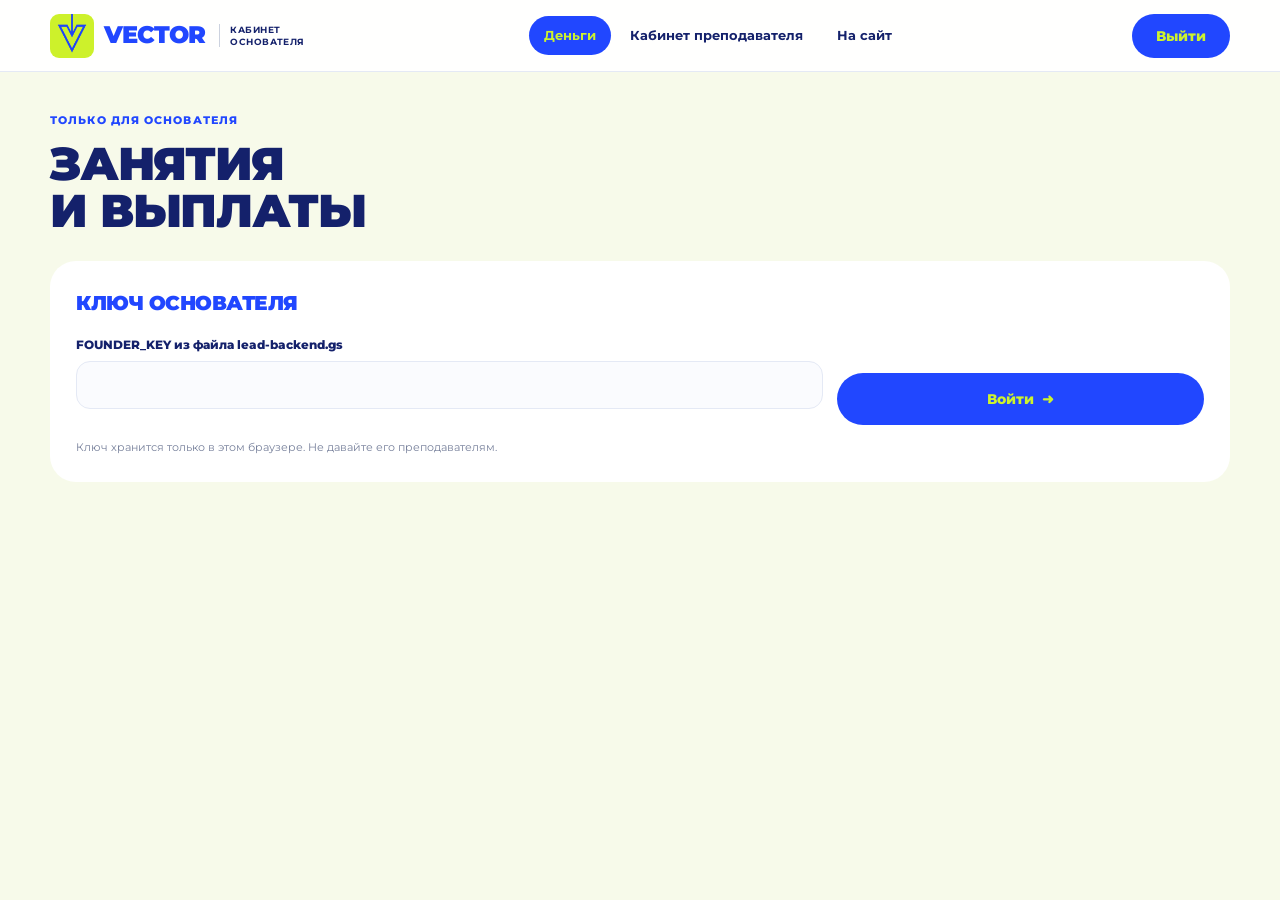
<file: founder.html>
<!doctype html>
<html lang="ru"><head><meta charset="utf-8"><meta name="viewport" content="width=device-width,initial-scale=1,viewport-fit=cover">
<meta name="robots" content="noindex,nofollow,noarchive,nosnippet"><meta name="referrer" content="no-referrer"><meta name="theme-color" content="#2147ff">
<title>Кабинет основателя — VECTOR</title>
<link rel="icon" type="image/png" href="img/favicon.png"><link rel="preconnect" href="https://fonts.googleapis.com"><link href="https://fonts.googleapis.com/css2?family=Montserrat:wght@500;700;800;900&display=swap" rel="stylesheet"><link rel="stylesheet" href="style.css?v=20261113">
<style>
/* стили только этой страницы */
.tbtns{display:flex;gap:8px;flex-wrap:wrap;align-items:center}
.mitem .tbtns{grid-column:1/-1}
.mitem .tbtns .btn{grid-column:auto;flex:1 1 auto;white-space:nowrap}
.codebox .btn{background:var(--l);color:var(--b);border-color:var(--l)}
.codebox .btn.outline{background:transparent;color:#fff;border-color:rgba(255,255,255,.7)}
.mitem.off{opacity:.6}
.codebox{background:var(--b);color:#fff;border-radius:26px;padding:24px;margin-bottom:22px}
.codebox p{margin:0 0 6px;font-size:13px;line-height:1.5;color:#cfd8ff;text-transform:none}
.codebox b{color:var(--l)}
.codebox code{display:block;font:900 clamp(26px,7vw,40px) Montserrat,monospace;letter-spacing:.08em;color:var(--l);margin:12px 0 16px;word-break:break-all;user-select:all}
</style></head><body class="cab-body">
<header><div class="wrap nav"><a class="brand" href="index.html"><img src="img/logo-mark.png" alt="Логотип VECTOR"><span>VECTOR</span><span class="tag">КАБИНЕТ<br>ОСНОВАТЕЛЯ</span></a>
<nav class="links"><a class="active" href="founder.html">Деньги</a><a href="cabinet.html">Кабинет преподавателя</a><a href="index.html">На сайт</a></nav>
<button class="btn sm" id="outBtn" type="button">Выйти</button></div></header>
<main class="wrap cab">
  <div class="cab-head"><div><div class="kicker">Только для основателя</div><h2 class="title">Занятия<br>и выплаты</h2></div></div>

  <form class="mform" id="keyBox" hidden>
    <h3>Ключ основателя</h3>
    <div class="mrow"><div class="field wide"><label for="keyIn">FOUNDER_KEY из файла lead-backend.gs</label><input type="password" id="keyIn" autocomplete="off" required></div><button class="btn" type="submit">Войти&nbsp; ➜</button></div>
    <p class="note" style="text-align:left;margin:6px 0 0">Ключ хранится только в этом браузере. Не давайте его преподавателям.</p>
  </form>

  <div class="lead-msg" id="fMsg"></div>

  <div id="fBody" hidden>
    <form class="mform" id="igForm">
      <h3>Подписчики в Instagram на сайте</h3>
      <div class="mrow"><div class="field"><label for="igNum">Сейчас на сайте: <b id="igNow">…</b></label><input type="number" id="igNum" min="0" placeholder="Например, 320"></div><button class="btn" type="submit">Обновить число&nbsp; ➜</button></div>
      <p class="note" style="text-align:left;margin:6px 0 0">Скрипт сам пытается узнать число у Instagram. Если он не отвечает (так бывает), на сайте показывается число, которое вы введёте здесь.</p>
    </form>

    <div class="lead-bar">
      <div class="field inline"><label for="fMonth">Месяц</label><input type="month" id="fMonth"></div>
      <button class="btn outline sm" id="fRefresh" type="button">Обновить</button>
      <span class="lead-dt" id="fAt"></span>
      <button class="btn outline sm" id="fCsv" type="button">Скачать занятия месяца</button>
    </div>

    <div class="mcards" id="fCards"></div>

    <h3 class="fh">Кому сколько перевести</h3>
    <div class="mtable-wrap"><table class="mtable" id="fTable"></table></div>
    <p class="note" style="text-align:left;margin:-8px 0 22px">«К переводу» считается за всё время: часть преподавателя только с тех занятий, где преподаватель отметил «Оплачено», минус то, что вы уже выплатили. Занятия и отметки ставят преподаватели в своём кабинете.</p>

    <h3 class="fh">Преподаватели</h3>
    <div class="codebox" id="codeBox" hidden>
      <p>Код доступа для <b id="codeName"></b>. Он показывается один раз: на сервере хранится только его защищённая копия. Скопируйте и отправьте преподавателю. Он войдёт по нему в кабинет преподавателя и сможет сменить код на свой.</p>
      <code id="codeVal"></code>
      <div class="tbtns"><button class="btn" id="codeCopy" type="button">Скопировать</button><button class="btn outline" id="codeHide" type="button">Готово, скрыть</button></div>
    </div>
    <div class="mlist" id="fTeachers"></div>
    <form class="mform" id="tForm">
      <h3>Добавить преподавателя</h3>
      <div class="mrow">
        <div class="field"><label for="tName">Имя (как в расписании)</label><input id="tName" required minlength="2" maxlength="40" autocomplete="off"></div>
        <div class="field"><label for="tEmail">Почта для заявок (необязательно)</label><input id="tEmail" type="email" maxlength="100" autocomplete="off"></div>
        <div class="field"><label for="tTg">Telegram chat id (необязательно)</label><input id="tTg" inputmode="numeric" maxlength="20" autocomplete="off"></div>
        <button class="btn" type="submit" id="tSave">Добавить&nbsp; ➜</button>
      </div>
      <p class="note" style="text-align:left;margin:6px 0 0">После добавления появится код доступа. Преподаватель сразу виден в форме записи на сайте. Его карточку на странице «Преподаватели» добавьте в teachers.html вручную.</p>
    </form>

    <form class="mform" id="payForm">
      <h3>Записать выплату</h3>
      <div class="mrow">
        <div class="field"><label for="pDate">Дата</label><input type="date" id="pDate" required></div>
        <div class="field"><label for="pTeacher">Преподаватель</label><select id="pTeacher" required></select></div>
        <div class="field"><label for="pAmount">Сумма, ₽</label><input type="number" id="pAmount" min="1" step="1" required></div>
        <div class="field"><label for="pNote">Заметка</label><input id="pNote" maxlength="200" placeholder="Например, за октябрь"></div>
        <button class="btn" type="submit" id="pSave">Записать&nbsp; ➜</button>
      </div>
    </form>

    <div class="mlist" id="fPays"></div>
    <div class="mlist" id="fLessons"></div>
  </div>
</main>
<div class="toast" id="toast" role="status"></div>
<script src="main.js?v=20261113"></script>
<script>
(function(){
  var FKEY='vector_founder_key';
  var $=function(id){return document.getElementById(id)};
  var store={get:function(k){try{return localStorage.getItem(k)}catch(e){return null}},set:function(k,v){try{localStorage.setItem(k,v)}catch(e){}},del:function(k){try{localStorage.removeItem(k)}catch(e){}}};
  function esc(s){return String(s==null?'':s).replace(/[&<>"']/g,function(c){return {'&':'&amp;','<':'&lt;','>':'&gt;','"':'&quot;',"'":'&#39;'}[c]})}
  function fm(n){n=Math.round(n*100)/100;return n.toLocaleString('ru-RU')+' ₽'}
  function toast(t){var el=$('toast');el.textContent=t;el.classList.add('show');clearTimeout(toast.t);toast.t=setTimeout(function(){el.classList.remove('show')},2600)}
  function today(){var d=new Date();return d.getFullYear()+'-'+('0'+(d.getMonth()+1)).slice(-2)+'-'+('0'+d.getDate()).slice(-2)}
  function dm(s){return String(s).split('-').reverse().slice(0,2).join('.')}
  var D=null,SEQ=0,PEND=0;

  $('fMonth').value=today().slice(0,7);$('pDate').value=today();

  function load(silent){
    var msg=$('fMsg');
    if(typeof LEAD_ENDPOINT==='undefined'||!LEAD_ENDPOINT){msg.textContent='Сначала подключите приём заявок: файл ПОДКЛЮЧЕНИЕ-ЗАЯВОК.md. Занятия и выплаты хранятся в той же таблице Google.';return}
    var key=store.get(FKEY)||'';
    if(!key){$('keyBox').hidden=false;$('fBody').hidden=true;return}
    var rb=$('fRefresh'),seq=++SEQ;
    if(!silent){msg.textContent='Загружаем…';if(rb){rb.disabled=true;rb.textContent='Обновляем…'}}
    return fetch(LEAD_ENDPOINT+'?action=founder&key='+encodeURIComponent(key)+'&_='+Date.now(),{cache:'no-store'}).then(function(r){return r.json()}).then(function(d){
      if(!d||!d.ok){
        if(d&&d.error==='forbidden'){store.del(FKEY);$('keyBox').hidden=false;$('fBody').hidden=true;msg.textContent='Неверный ключ основателя.';}
        else if(!silent)msg.textContent='Сервер ответил ошибкой. Обновите развёртывание скрипта (Версия: Новая).';
        return;
      }
      if(seq!==SEQ||PEND>0)return;
      D=d;msg.textContent='';$('keyBox').hidden=true;$('fBody').hidden=false;
      var opts=(d.teachers||[]).map(function(t){return '<option>'+esc(t)+'</option>'}).join('');
      var cur=$('pTeacher').value;$('pTeacher').innerHTML=opts;if(cur)$('pTeacher').value=cur;
      var n=new Date(),at=$('fAt');if(at)at.textContent='обновлено '+('0'+n.getHours()).slice(-2)+':'+('0'+n.getMinutes()).slice(-2);
      render();loadIg();
    }).catch(function(){if(!silent)msg.textContent='Не удалось загрузить. Проверьте интернет и адрес в main.js.'}).then(function(){if(!silent&&rb){rb.disabled=false;rb.textContent='Обновить'}});
  }

  function sumBy(rows,teacher,month){
    return rows.filter(function(r){return r.teacher===teacher&&(!month||r.date.slice(0,7)===month)});
  }

  function isPaid(l){return l.done==='1'&&l.paid==='1'}
  function isWait(l){return l.done==='1'&&l.paid!=='1'}
  function stLabel(l){return l.done!=='1'?'в плане':(l.paid==='1'?'оплачено':'ждём оплату')}

  function renderTeachers(){
    var info=D.teacherInfo||[];
    $('fTeachers').innerHTML=info.length?info.map(function(t){
      var sub=[t.email||'без почты',t.telegram?'Telegram '+t.telegram:'',t.active?'активен':'отключён'].filter(Boolean).join(' · ');
      return '<div class="mitem'+(t.active?'':' off')+'"><div><b>'+esc(t.name)+'</b><span>'+esc(sub)+'</span></div><div class="tbtns"><button class="btn outline sm" data-tcode="'+esc(t.name)+'" type="button">Новый код</button><button class="btn outline sm" data-ttoggle="'+esc(t.name)+'" data-on="'+(t.active?'0':'1')+'" type="button">'+(t.active?'Отключить':'Включить')+'</button></div></div>';
    }).join(''):'<div class="mitem"><div><b>Пока никого нет</b><span>Добавьте первого преподавателя ниже.</span></div></div>';
  }
  function showCode(name,code){
    $('codeName').textContent=name;$('codeVal').textContent=code;$('codeBox').hidden=false;
    $('codeBox').scrollIntoView({behavior:'smooth',block:'center'});
  }
  function terr(err){
    var m=String(err&&err.message);
    return {exists:'Такой преподаватель уже есть',bad_name:'Имя: 2–40 символов, буквы и цифры',bad_email:'Проверьте адрес почты',bad_telegram:'Chat id: только цифры',locked:'Слишком много неверных попыток, подождите 10 минут',forbidden:'Нет доступа: проверьте ключ основателя',unknown_action:'Скрипт на Google устарел: обновите развёртывание',not_found:'Преподаватель не найден',busy:'Сервер занят, повторите через секунду'}[m]||'Не получилось. Попробуйте ещё раз';
  }
  function render(){
    var pc=+D.percent||0,month=$('fMonth').value,T=D.teachers||[];
    var tot={n:0,h:0,sum:0,my:0,owed:0,wait:0};
    var rows=T.map(function(t){
      var all=sumBy(D.lessons,t,''),pays=sumBy(D.payments,t,'');
      var mo=sumBy(D.lessons,t,month).filter(isPaid);
      var sumMo=mo.reduce(function(s,l){return s+(+l.amount||0)},0),hMo=mo.reduce(function(s,l){return s+(+l.hours||0)},0);
      var waitAll=all.filter(isWait).reduce(function(s,l){return s+(+l.amount||0)},0);
      var earnedAll=all.filter(isPaid).reduce(function(s,l){return s+(+l.amount||0)},0)*(100-pc)/100;
      var paid=pays.reduce(function(s,p){return s+(+p.amount||0)},0);
      var owed=Math.round((earnedAll-paid)*100)/100;
      tot.n+=mo.length;tot.h+=hMo;tot.sum+=sumMo;tot.my+=sumMo*pc/100;tot.owed+=owed;tot.wait+=waitAll;
      return {t:t,n:mo.length,h:hMo,sum:sumMo,my:sumMo*pc/100,mine:sumMo*(100-pc)/100,wait:waitAll,paid:paid,owed:owed};
    });
    renderTeachers();
    $('fCards').innerHTML=
      '<div class="mcard acc"><span>К переводу всем</span><strong>'+fm(tot.owed>0?tot.owed:0)+'</strong></div>'+
      '<div class="mcard"><span>Оплачено за месяц</span><strong>'+fm(tot.sum)+'</strong></div>'+
      '<div class="mcard"><span>Ваш процент ('+pc+'%)</span><strong>'+fm(tot.my)+'</strong></div>'+
      '<div class="mcard"><span>Ждём оплату от учеников</span><strong>'+fm(tot.wait)+'</strong></div>';
    $('fTable').innerHTML='<thead><tr><th>Преподаватель</th><th>Оплачено занятий</th><th>Оплачено, ₽</th><th>Ваш процент</th><th>Часть препод.</th><th>Выплачено всего</th><th>К переводу</th><th></th></tr></thead><tbody>'+
      rows.map(function(r){return '<tr><td><b>'+esc(r.t)+'</b>'+(r.wait>0?'<br><small>ждём оплату: '+fm(r.wait)+'</small>':'')+'</td><td>'+r.n+'</td><td>'+fm(r.sum)+'</td><td class="mine">'+fm(r.my)+'</td><td>'+fm(r.mine)+'</td><td>'+fm(r.paid)+'</td><td class="mine">'+fm(r.owed)+'</td><td>'+(r.owed>0?'<button class="btn sm" type="button" data-pay="'+esc(r.t)+'" data-amt="'+r.owed+'">Выплатить</button>':'')+'</td></tr>'}).join('')+'</tbody>';
    var pays=D.payments.slice().sort(function(a,b){return a.date<b.date?1:-1}).slice(0,30);
    $('fPays').innerHTML='<h3>Последние выплаты</h3>'+(pays.length?pays.map(function(p){return '<div class="mitem"><div><b>'+esc(p.teacher)+'</b><span>'+esc(dm(p.date))+(p.note?' · '+esc(p.note):'')+'</span></div><strong>'+fm(+p.amount||0)+'</strong><button class="btn outline sm" type="button" data-pdel="'+esc(p.id)+'">Удалить</button></div>'}).join(''):'<div class="dempty big">Выплат пока нет.</div>');
    var ls=D.lessons.filter(function(l){return l.date.slice(0,7)===month}).sort(function(a,b){return a.date<b.date?1:-1});
    $('fLessons').innerHTML='<h3>Занятия за месяц</h3>'+(ls.length?ls.map(function(l){return '<div class="mitem"><div><b>'+esc(l.student||'—')+'</b><span>'+esc(dm(l.date))+' · '+esc(l.teacher)+' · '+esc(l.format)+(+l.people>1?' · '+esc(l.people)+' чел.':'')+' · '+esc(l.hours)+' ч · '+stLabel(l)+(l.note?' · '+esc(l.note):'')+'</span></div><strong>'+fm(+l.amount||0)+'</strong><button class="btn outline sm" type="button" data-ldel="'+esc(l.id)+'">Удалить</button></div>'}).join(''):'<div class="dempty big">Занятий за этот месяц нет.</div>');
  }

  function post(body){
    PEND++;
    return fetch(LEAD_ENDPOINT+'?action=do&payload='+encodeURIComponent(JSON.stringify(Object.assign({key:store.get(FKEY)||''},body)))+'&_='+Date.now(),{cache:'no-store'}).then(function(r){return r.json()}).then(function(d){PEND--;if(!d||!d.ok)throw new Error((d&&d.error)||'fail');return d},function(e){PEND--;throw e});
  }

  function loadIg(){fetch(LEAD_ENDPOINT+'?action=followers').then(function(r){return r.json()}).then(function(d){$('igNow').textContent=d&&d.ok?d.followers+(d.source==='instagram'?' (из Instagram)':(d.source==='saved'?' (введено вручную)':'')):'неизвестно'}).catch(function(){})}
  $('igForm').addEventListener('submit',function(e){
    e.preventDefault();var n=$('igNum').value;if(n==='')return;
    post({action:'followersSet',followers:+n}).then(function(){toast('Число обновлено');$('igNum').value='';loadIg()}).catch(function(err){toast(String(err.message)==='unknown_action'?'Скрипт на Google устарел: обновите развёртывание':'Не получилось сохранить')});
  });
  $('keyBox').addEventListener('submit',function(e){e.preventDefault();store.set(FKEY,$('keyIn').value.trim());$('keyIn').value='';load(false)});
  $('outBtn').addEventListener('click',function(){store.del(FKEY);location.reload()});
  $('tForm').addEventListener('submit',function(e){
    e.preventDefault();var btn=$('tSave');btn.disabled=true;
    post({action:'teacherAdd',name:$('tName').value.trim(),email:$('tEmail').value.trim(),telegram:$('tTg').value.trim()}).then(function(d){
      showCode(d.name,d.code);$('tForm').reset();toast('Преподаватель добавлен');load(true);
    }).catch(function(err){toast(terr(err))}).then(function(){btn.disabled=false});
  });
  $('fTeachers').addEventListener('click',function(e){
    var r=e.target.closest('[data-tcode]'),t=e.target.closest('[data-ttoggle]');
    if(r){
      var n=r.dataset.tcode;if(!confirm('Выдать «'+n+'» новый код? Старый перестанет работать.'))return;
      post({action:'teacherReset',name:n}).then(function(d){showCode(d.name,d.code)}).catch(function(err){toast(terr(err))});
    }else if(t){
      var on=t.dataset.on==='1',n2=t.dataset.ttoggle;
      if(!on&&!confirm('Отключить «'+n2+'»? Он не сможет войти и пропадёт из формы записи. Занятия и выплаты сохранятся.'))return;
      post({action:'teacherSet',name:n2,active:on}).then(function(){toast(on?'Преподаватель включён':'Преподаватель отключён');load(true)}).catch(function(err){toast(terr(err))});
    }
  });
  $('codeCopy').addEventListener('click',function(){
    var v=$('codeVal').textContent;
    (navigator.clipboard?navigator.clipboard.writeText(v):Promise.reject()).then(function(){toast('Код скопирован')}).catch(function(){toast('Выделите код и скопируйте вручную')});
  });
  $('codeHide').addEventListener('click',function(){$('codeBox').hidden=true;$('codeVal').textContent=''});
  $('fMonth').addEventListener('change',function(){if(D)render()});
  $('fRefresh').addEventListener('click',function(){load(false)});
  $('fTable').addEventListener('click',function(e){
    var b=e.target.closest('[data-pay]');if(!b)return;
    $('pTeacher').value=b.dataset.pay;$('pAmount').value=Math.round(+b.dataset.amt);$('pNote').focus();
    $('payForm').scrollIntoView({behavior:'smooth',block:'center'});
  });
  $('payForm').addEventListener('submit',function(e){
    e.preventDefault();var btn=$('pSave');btn.disabled=true;
    var pay={id:'tmp'+Date.now(),date:$('pDate').value,teacher:$('pTeacher').value,amount:+$('pAmount').value,note:$('pNote').value.trim()};
    post({action:'payAdd',date:pay.date,teacher:pay.teacher,amount:pay.amount,note:pay.note}).then(function(){
      toast('Выплата записана');$('pAmount').value='';$('pNote').value='';
      if(D){D.payments.push(pay);render()}
      setTimeout(function(){load(true)},800);
    }).catch(function(){toast('Не получилось записать')}).then(function(){btn.disabled=false});
  });
  $('fPays').addEventListener('click',function(e){
    var b=e.target.closest('[data-pdel]');if(!b||!confirm('Удалить эту выплату?'))return;
    var id=b.dataset.pdel;D.payments=D.payments.filter(function(p){return p.id!==id});render();
    post({action:'payDel',id:id}).then(function(){load(true)}).catch(function(){toast('Не удалилось на сервере');load(true)});
  });
  $('fLessons').addEventListener('click',function(e){
    var b=e.target.closest('[data-ldel]');if(!b||!confirm('Удалить это занятие?'))return;
    var id=b.dataset.ldel;D.lessons=D.lessons.filter(function(l){return l.id!==id});render();
    post({action:'lessonDel',id:id}).then(function(){load(true)}).catch(function(){toast('Не удалилось на сервере');load(true)});
  });
  $('fCsv').addEventListener('click',function(){
    var m=$('fMonth').value,ls=D?D.lessons.filter(function(l){return l.date.slice(0,7)===m}):[];
    if(!ls.length){toast('Нечего скачивать');return}
    function c(v){v=String(v==null?'':v);if(/^[=+\-@\t\r]/.test(v))v="'"+v;return '"'+v.replace(/"/g,'""')+'"'}
    var rows=[['Дата','Преподаватель','Ученик','Формат','Человек','Часов','Сумма','Статус','Заметка']].concat(ls.map(function(l){return [l.date,l.teacher,l.student,l.format,l.people,l.hours,l.amount,stLabel(l),l.note]}));
    var a=document.createElement('a');a.href=URL.createObjectURL(new Blob(['\ufeff'+rows.map(function(r){return r.map(c).join(';')}).join('\n')],{type:'text/csv;charset=utf-8'}));a.download='vector-'+m+'.csv';document.body.appendChild(a);a.click();a.remove();
  });
  load(false);
  setInterval(function(){if(!document.hidden&&D&&PEND===0)load(true)},30000);
  document.addEventListener('visibilitychange',function(){if(!document.hidden&&D&&PEND===0)load(true)});
  window.addEventListener('focus',function(){if(D&&PEND===0)load(true)});
  window.addEventListener('online',function(){if(D&&PEND===0)load(true)});
})();
</script>
</body></html>
</file>
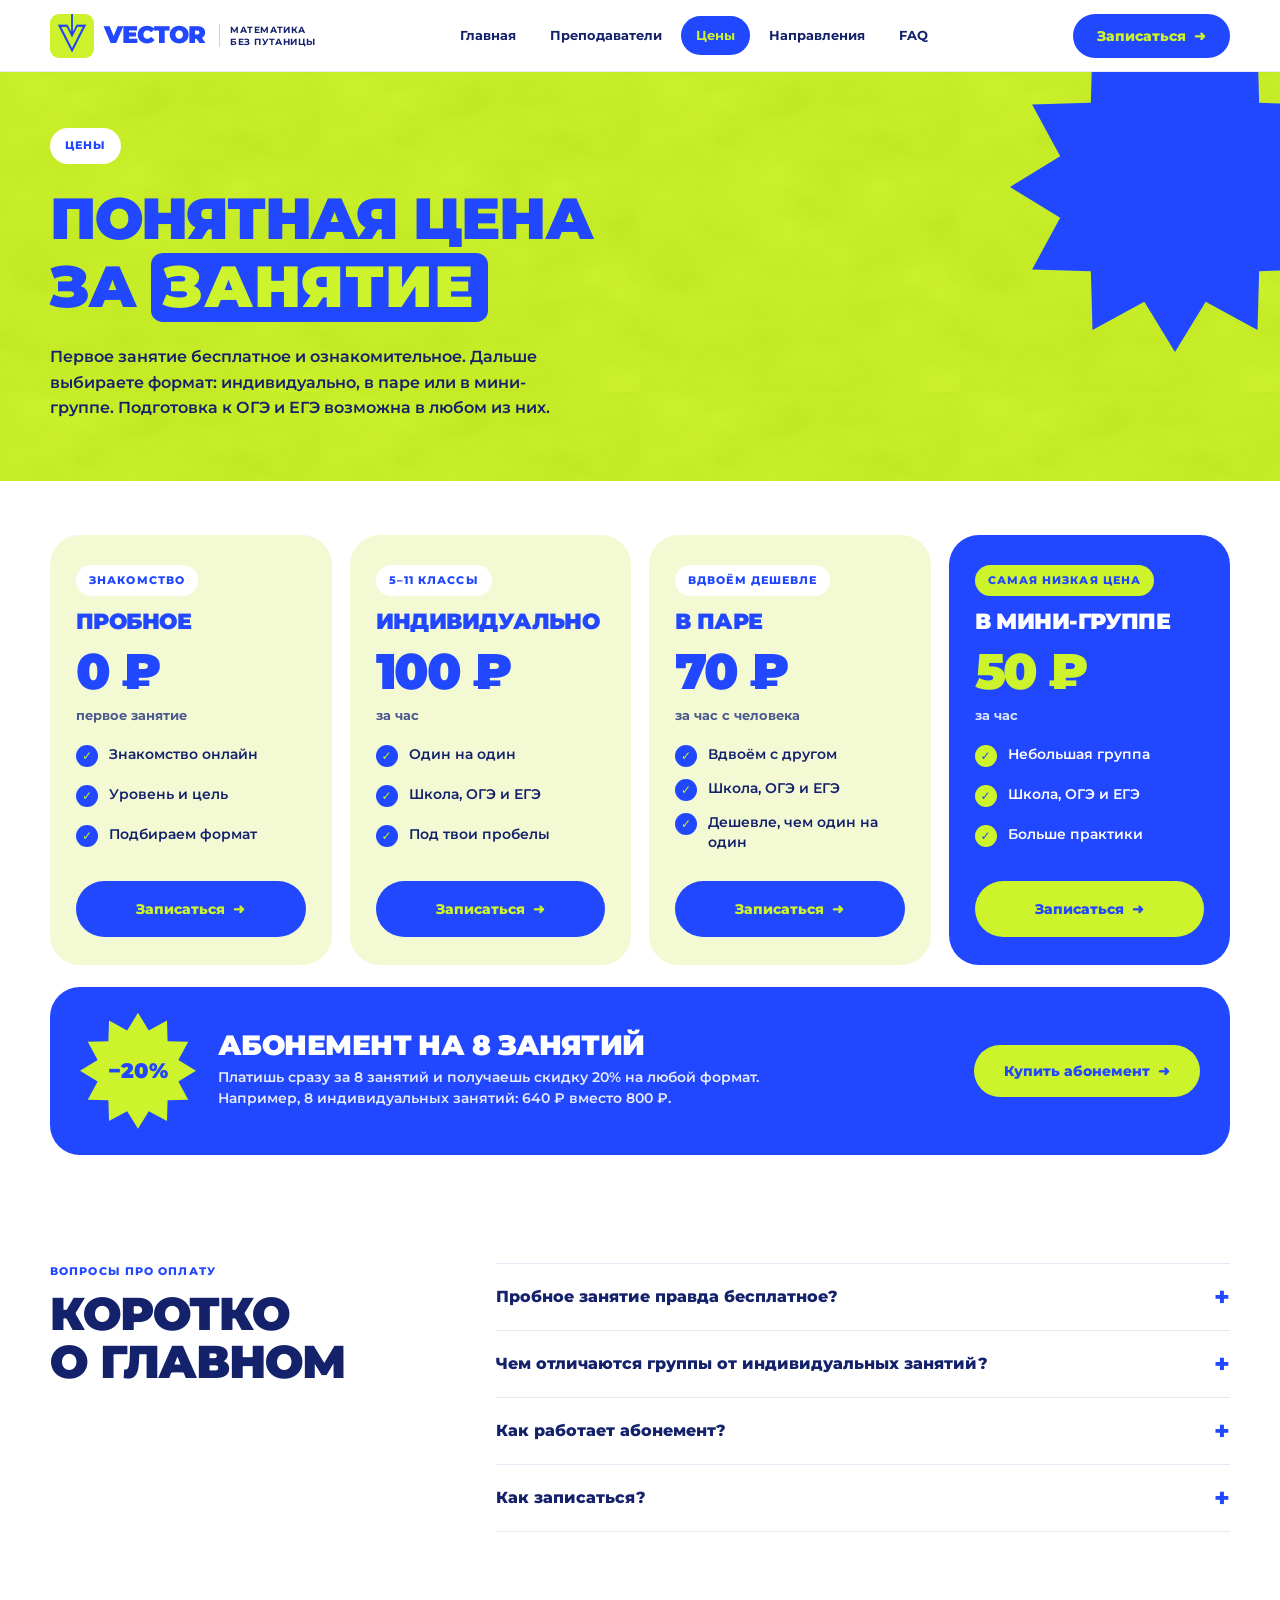
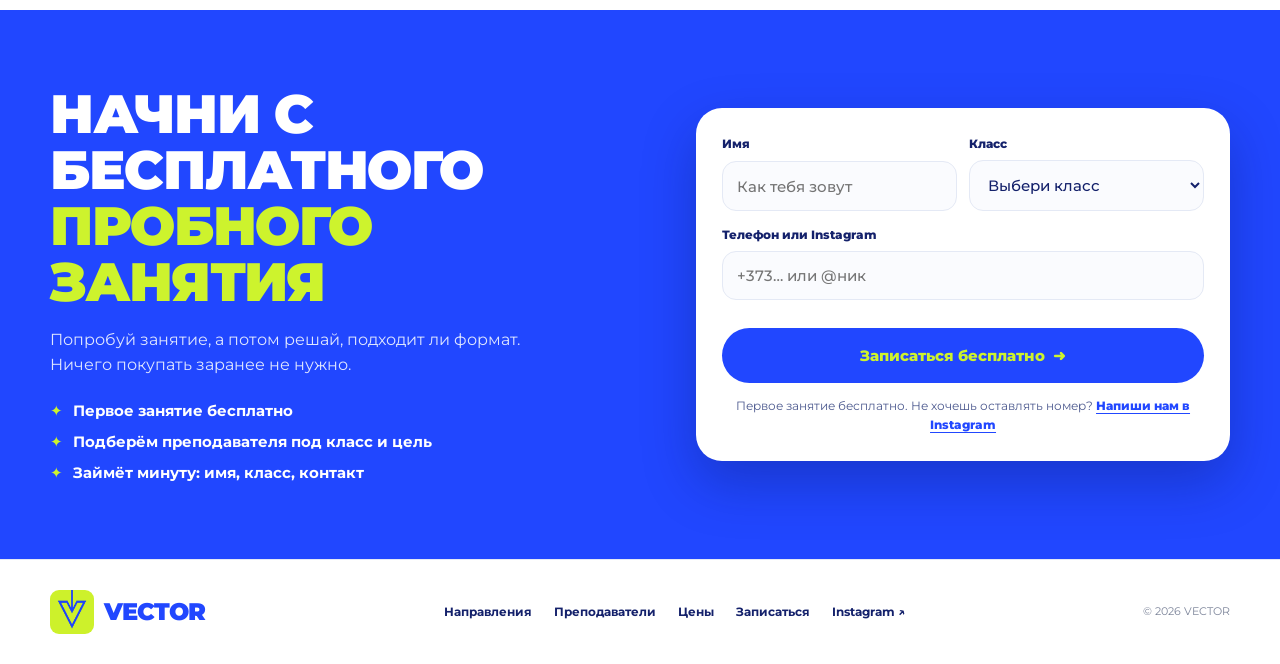
<file: price.html>
<!doctype html>
<html lang="ru"><head><meta charset="utf-8"><meta name="viewport" content="width=device-width,initial-scale=1,viewport-fit=cover">
<meta name="theme-color" content="#2447ff"><meta name="description" content="Цены на занятия по математике в VECTOR: пробное бесплатно, индивидуально 100 ₽/час, парное 70 ₽/час, в группах 50 ₽/час.">
<title>Цены — VECTOR</title>
<link rel="icon" type="image/png" href="img/favicon.png"><link rel="preconnect" href="https://fonts.googleapis.com"><link href="https://fonts.googleapis.com/css2?family=Montserrat:wght@500;700;800;900&display=swap" rel="stylesheet"><link rel="stylesheet" href="style.css?v=20261113"></head><body>
<header><div class="wrap nav"><a class="brand" href="index.html"><img src="img/logo-mark.png" alt="Логотип VECTOR"><span>VECTOR</span><span class="tag">МАТЕМАТИКА<br>БЕЗ ПУТАНИЦЫ</span></a>
<nav class="links"><a href="index.html">Главная</a><a href="teachers.html">Преподаватели</a><a class="active" href="price.html">Цены</a><a href="index.html#courses">Направления</a><a href="index.html#faq">FAQ</a></nav>
<a class="btn sm" href="signup.html">Записаться&nbsp; ➜</a></div></header>

<main>
<section class="page-hero tex"><div class="wrap"><div class="eyebrow">Цены</div><h1>Понятная цена<br>за <span>занятие</span></h1><p>Первое занятие бесплатное и ознакомительное. Дальше выбираете формат: индивидуально, в паре или в мини-группе. Подготовка к ОГЭ и ЕГЭ возможна в любом из них.</p></div></section>

<section class="section price-sec"><div class="wrap">
<div class="price-grid">
<article class="pcard"><div class="plabel">Знакомство</div><h3>Пробное</h3><div class="pprice"><strong>0 ₽</strong><span>первое занятие</span></div>
<ul class="plist"><li>Знакомство онлайн</li><li>Уровень и цель</li><li>Подбираем формат</li></ul>
<a class="btn" href="signup.html">Записаться&nbsp; ➜</a></article>

<article class="pcard"><div class="plabel">5–11 классы</div><h3>Индивидуально</h3><div class="pprice"><strong>100 ₽</strong><span>за час</span></div>
<ul class="plist"><li>Один на один</li><li>Школа, ОГЭ и ЕГЭ</li><li>Под твои пробелы</li></ul>
<a class="btn" href="signup.html?format=solo">Записаться&nbsp; ➜</a></article>

<article class="pcard"><div class="plabel">Вдвоём дешевле</div><h3>В паре</h3><div class="pprice"><strong>70 ₽</strong><span>за час с человека</span></div>
<ul class="plist"><li>Вдвоём с другом</li><li>Школа, ОГЭ и ЕГЭ</li><li>Дешевле, чем один на один</li></ul>
<a class="btn" href="signup.html?format=pair">Записаться&nbsp; ➜</a></article>

<article class="pcard feat-p"><div class="plabel">Самая низкая цена</div><h3>В мини-группе</h3><div class="pprice"><strong>50 ₽</strong><span>за час</span></div>
<ul class="plist"><li>Небольшая группа</li><li>Школа, ОГЭ и ЕГЭ</li><li>Больше практики</li></ul>
<a class="btn lime" href="signup.html?format=group">Записаться&nbsp; ➜</a></article>
</div>
<div class="promo big"><div class="promo-badge">−20%</div><div class="promo-t"><strong>Абонемент на 8 занятий</strong><span>Платишь сразу за 8 занятий и получаешь скидку 20% на любой формат. Например, 8 индивидуальных занятий: 640 ₽ вместо 800 ₽.</span></div><a class="btn lime" href="signup.html">Купить абонемент&nbsp; ➜</a></div>
</div></section>

<section class="section faq" id="faq-price"><div class="wrap faq-grid"><div><div class="kicker">Вопросы про оплату</div><h2 class="title">Коротко<br>о главном</h2></div>
<div><details><summary>Пробное занятие правда бесплатное?</summary><p>Да. Первое занятие ознакомительное и бесплатное: знакомимся, смотрим уровень и подбираем формат.</p></details>
<details><summary>Чем отличаются группы от индивидуальных занятий?</summary><p>В группе дешевле, больше практики и общения. Индивидуально программа подстраивается под одного ученика и его пробелы.</p></details>
<details><summary>Как работает абонемент?</summary><p>Выбираете формат, оплачиваете 8 занятий сразу и получаете скидку 20%. Детали обсудим при записи.</p></details>
<details><summary>Как записаться?</summary><p>Заполните форму на странице записи. Заявка сразу попадёт к преподавателю, и он свяжется с вами.</p></details></div></div></section>

<section class="cta qcta" id="quick">
<div class="wrap qcta-grid">
<div class="qcta-copy">
<h2>Начни с бесплатного<br><span>пробного занятия</span></h2>
<p class="qcta-sub">Попробуй занятие, а потом решай, подходит ли формат. Ничего покупать заранее не нужно.</p>
<ul class="ticks"><li>Первое занятие бесплатно</li><li>Подберём преподавателя под класс и цель</li><li>Займёт минуту: имя, класс, контакт</li></ul>
</div>
<form class="qform" data-qform novalidate>
<div class="qrow">
<label>Имя<input name="name" type="text" autocomplete="given-name" placeholder="Как тебя зовут" required maxlength="80"></label>
<label>Класс<select name="grade" required><option value="">Выбери класс</option><option value="5 класс">5 класс</option><option value="6 класс">6 класс</option><option value="7 класс">7 класс</option><option value="8 класс">8 класс</option><option value="9 класс">9 класс</option><option value="10 класс">10 класс</option><option value="11 класс">11 класс</option><option value="Другое">Другое</option></select></label>
</div>
<label>Телефон или Instagram<input name="contact" type="text" autocomplete="tel" placeholder="+373… или @ник" required maxlength="120"></label>
<input class="hp" name="website" type="text" tabindex="-1" autocomplete="off" aria-hidden="true">
<div class="qts"></div>
<button class="btn big" type="submit">Записаться бесплатно&nbsp; ➜</button>
<p class="qmsg" role="status"></p>
<p class="qnote">Первое занятие бесплатно. Не хочешь оставлять номер? <a href="https://www.instagram.com/vector_pmr/" target="_blank" rel="noopener">Напиши нам в Instagram</a></p>
</form>
</div>
</section>
</main>

<footer><div class="wrap footer"><a class="brand" href="index.html"><img src="img/logo-mark.png" alt="Логотип VECTOR"><span>VECTOR</span></a><div class="footlinks"><a href="index.html#courses">Направления</a><a href="teachers.html">Преподаватели</a><a href="price.html">Цены</a><a href="signup.html">Записаться</a><a href="https://www.instagram.com/vector_pmr/" target="_blank" rel="noopener">Instagram ↗</a></div><div class="copyright">© <span id="year"></span> VECTOR</div></div></footer>
<nav class="mnav"><a href="index.html">Главная</a><a href="teachers.html">Учителя</a><a class="active" href="price.html">Цены</a><a href="signup.html">Запись</a></nav>
<script src="main.js?v=20261113"></script>
</body></html>
</file>
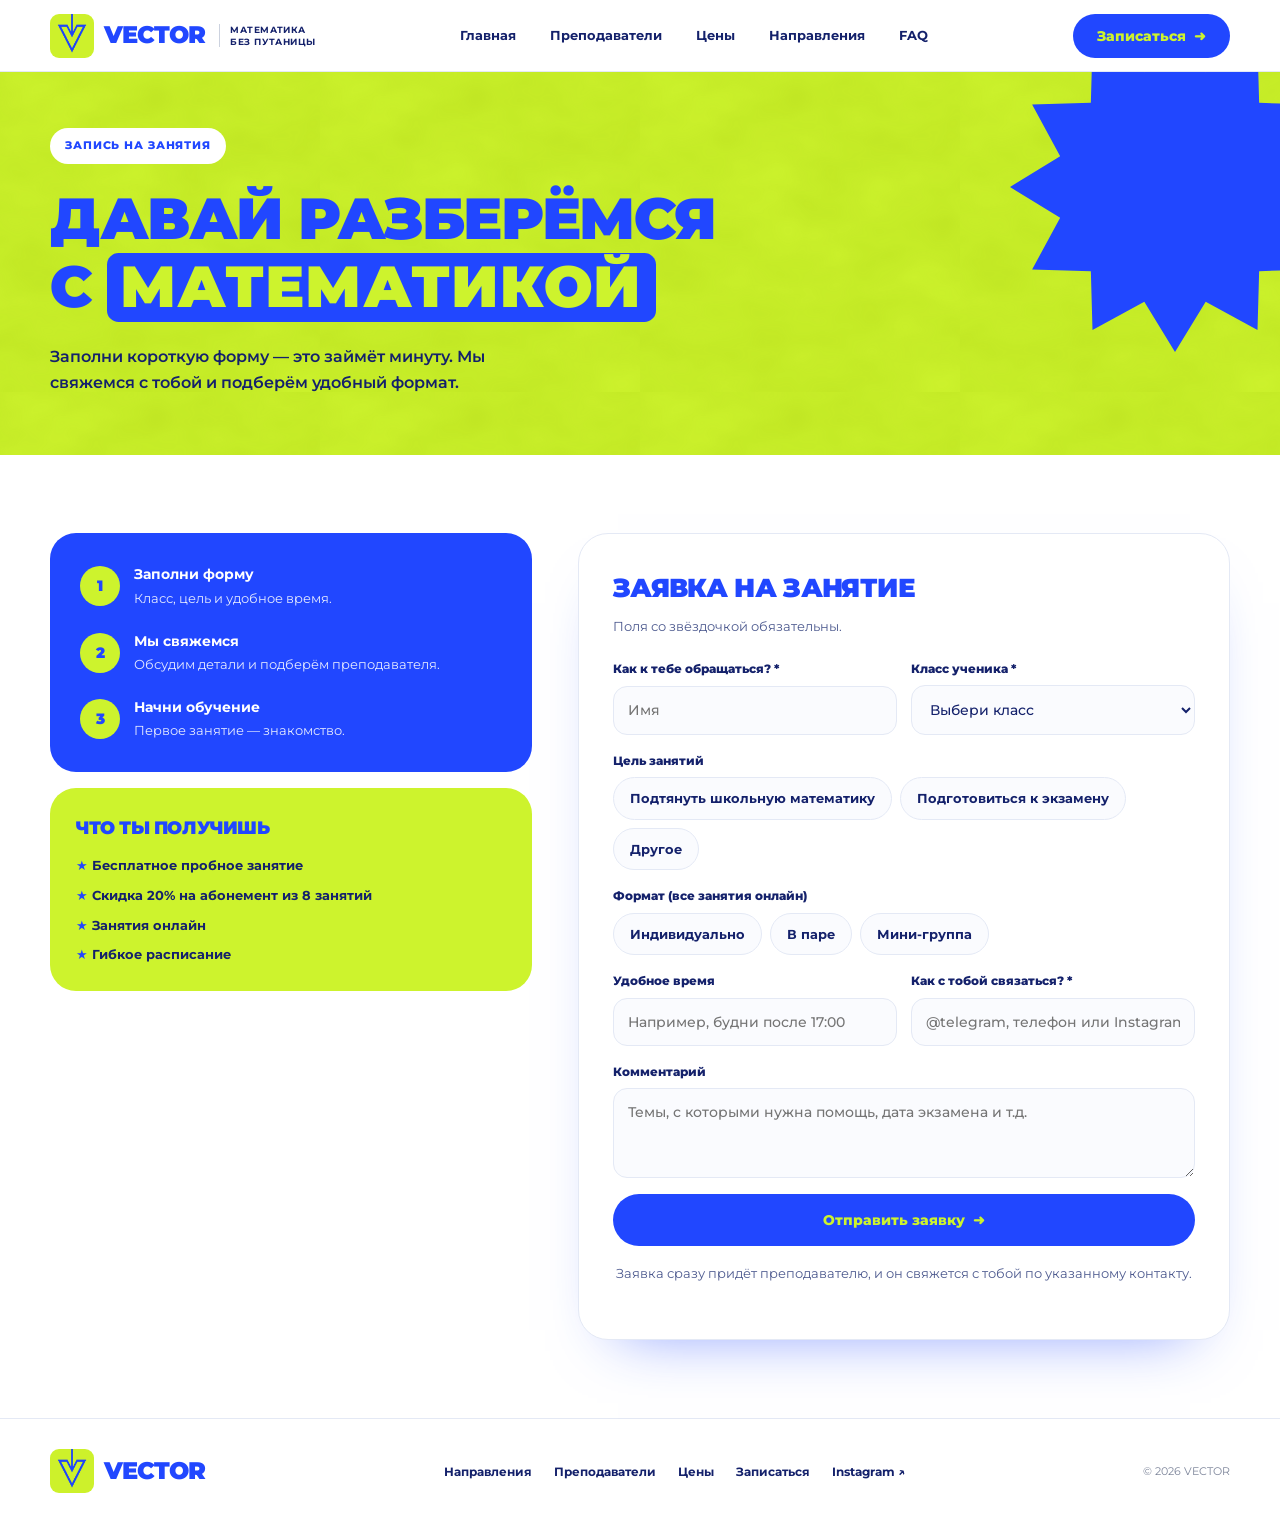
<file: signup.html>
<!doctype html>
<html lang="ru"><head><meta charset="utf-8"><meta name="viewport" content="width=device-width,initial-scale=1,viewport-fit=cover">
<meta name="theme-color" content="#2447ff"><meta name="description" content="Запись на занятие по математике в VECTOR.">
<title>Запись на занятие — VECTOR</title>
<link rel="icon" type="image/png" href="img/favicon.png"><link rel="preconnect" href="https://fonts.googleapis.com"><link href="https://fonts.googleapis.com/css2?family=Montserrat:wght@500;700;800;900&display=swap" rel="stylesheet"><link rel="stylesheet" href="style.css?v=20261113"></head><body>
<header><div class="wrap nav"><a class="brand" href="index.html"><img src="img/logo-mark.png" alt="Логотип VECTOR"><span>VECTOR</span><span class="tag">МАТЕМАТИКА<br>БЕЗ ПУТАНИЦЫ</span></a>
<nav class="links"><a href="index.html">Главная</a><a href="teachers.html">Преподаватели</a><a href="price.html">Цены</a><a href="index.html#courses">Направления</a><a href="index.html#faq">FAQ</a></nav>
<a class="btn sm" href="signup.html">Записаться&nbsp; ➜</a></div></header>

<main>
<section class="page-hero tex"><div class="wrap"><div class="eyebrow">Запись на занятия</div><h1>Давай разберёмся<br>с <span class="nw">математикой</span></h1><p>Заполни короткую форму — это займёт минуту. Мы свяжемся с тобой и подберём удобный формат.</p></div></section>

<section class="section"><div class="wrap signup-grid">
<aside class="side"><div class="steps"><div class="step"><div class="num">1</div><div><strong>Заполни форму</strong><span>Класс, цель и удобное время.</span></div></div><div class="step"><div class="num">2</div><div><strong>Мы свяжемся</strong><span>Обсудим детали и подберём преподавателя.</span></div></div><div class="step"><div class="num">3</div><div><strong>Начни обучение</strong><span>Первое занятие — знакомство.</span></div></div></div>
<div class="perks"><h3>Что ты получишь</h3><ul><li>Бесплатное пробное занятие</li><li>Скидка 20% на абонемент из 8 занятий</li><li>Занятия онлайн</li><li>Гибкое расписание</li></ul></div></aside>

<form class="form" id="leadForm"><h2>Заявка на занятие</h2><p>Поля со звёздочкой обязательны.</p>
<div class="row"><div class="field"><label for="name">Как к тебе обращаться? *</label><input id="name" name="name" placeholder="Имя" required autocomplete="given-name"></div>
<div class="field"><label for="grade">Класс ученика *</label><select id="grade" name="grade" required><option value="">Выбери класс</option><option>5 класс</option><option>6 класс</option><option>7 класс</option><option>8 класс</option><option>9 класс</option><option>10 класс</option><option>11 класс</option><option>Другое</option></select></div></div>

<div class="field"><label>Цель занятий</label><div class="pills">
<input type="radio" name="goal" id="g1" value="Подтянуть школьную математику"><label for="g1">Подтянуть школьную математику</label>
<input type="radio" name="goal" id="g2" value="Подготовиться к экзамену"><label for="g2">Подготовиться к экзамену</label>
<input type="radio" name="goal" id="g4" value="Другое"><label for="g4">Другое</label></div></div>

<div class="field"><label>Формат (все занятия онлайн)</label><div class="pills">
<input type="radio" name="format" id="f1" value="Индивидуально"><label for="f1">Индивидуально</label>
<input type="radio" name="format" id="f2" value="В паре"><label for="f2">В паре</label>
<input type="radio" name="format" id="f3" value="Мини-группа"><label for="f3">Мини-группа</label>
</div></div>

<div class="row"><div class="field"><label for="time">Удобное время</label><input id="time" name="time" placeholder="Например, будни после 17:00"></div>
<div class="field"><label for="contact">Как с тобой связаться? *</label><input id="contact" name="contact" placeholder="@telegram, телефон или Instagram" required autocomplete="tel"></div></div>

<div class="field"><label for="teacher">Преподаватель</label><select id="teacher" name="teacher"><option value="">Любой преподаватель</option></select></div>
<input type="text" name="website" class="hp" tabindex="-1" autocomplete="off" aria-hidden="true">
<div class="field"><label for="comment">Комментарий</label><textarea id="comment" name="comment" placeholder="Темы, с которыми нужна помощь, дата экзамена и т.д."></textarea></div>

<button class="btn blue" type="submit">Подготовить заявку&nbsp; ➜</button>
<div class="ok" id="ok" role="status"></div>
<p class="note" id="formNote"></p></form>
</div></section>
</main>

<footer><div class="wrap footer"><a class="brand" href="index.html"><img src="img/logo-mark.png" alt="Логотип VECTOR"><span>VECTOR</span></a><div class="footlinks"><a href="index.html#courses">Направления</a><a href="teachers.html">Преподаватели</a><a href="price.html">Цены</a><a href="signup.html">Записаться</a><a href="https://www.instagram.com/vector_pmr/" target="_blank" rel="noopener">Instagram ↗</a></div><div class="copyright">© <span id="year"></span> VECTOR</div></div></footer>
<nav class="mnav"><a href="index.html">Главная</a><a href="teachers.html">Учителя</a><a href="price.html">Цены</a><a class="active" href="signup.html">Запись</a></nav>
<script src="main.js?v=20261113"></script>
</body></html>
</file>
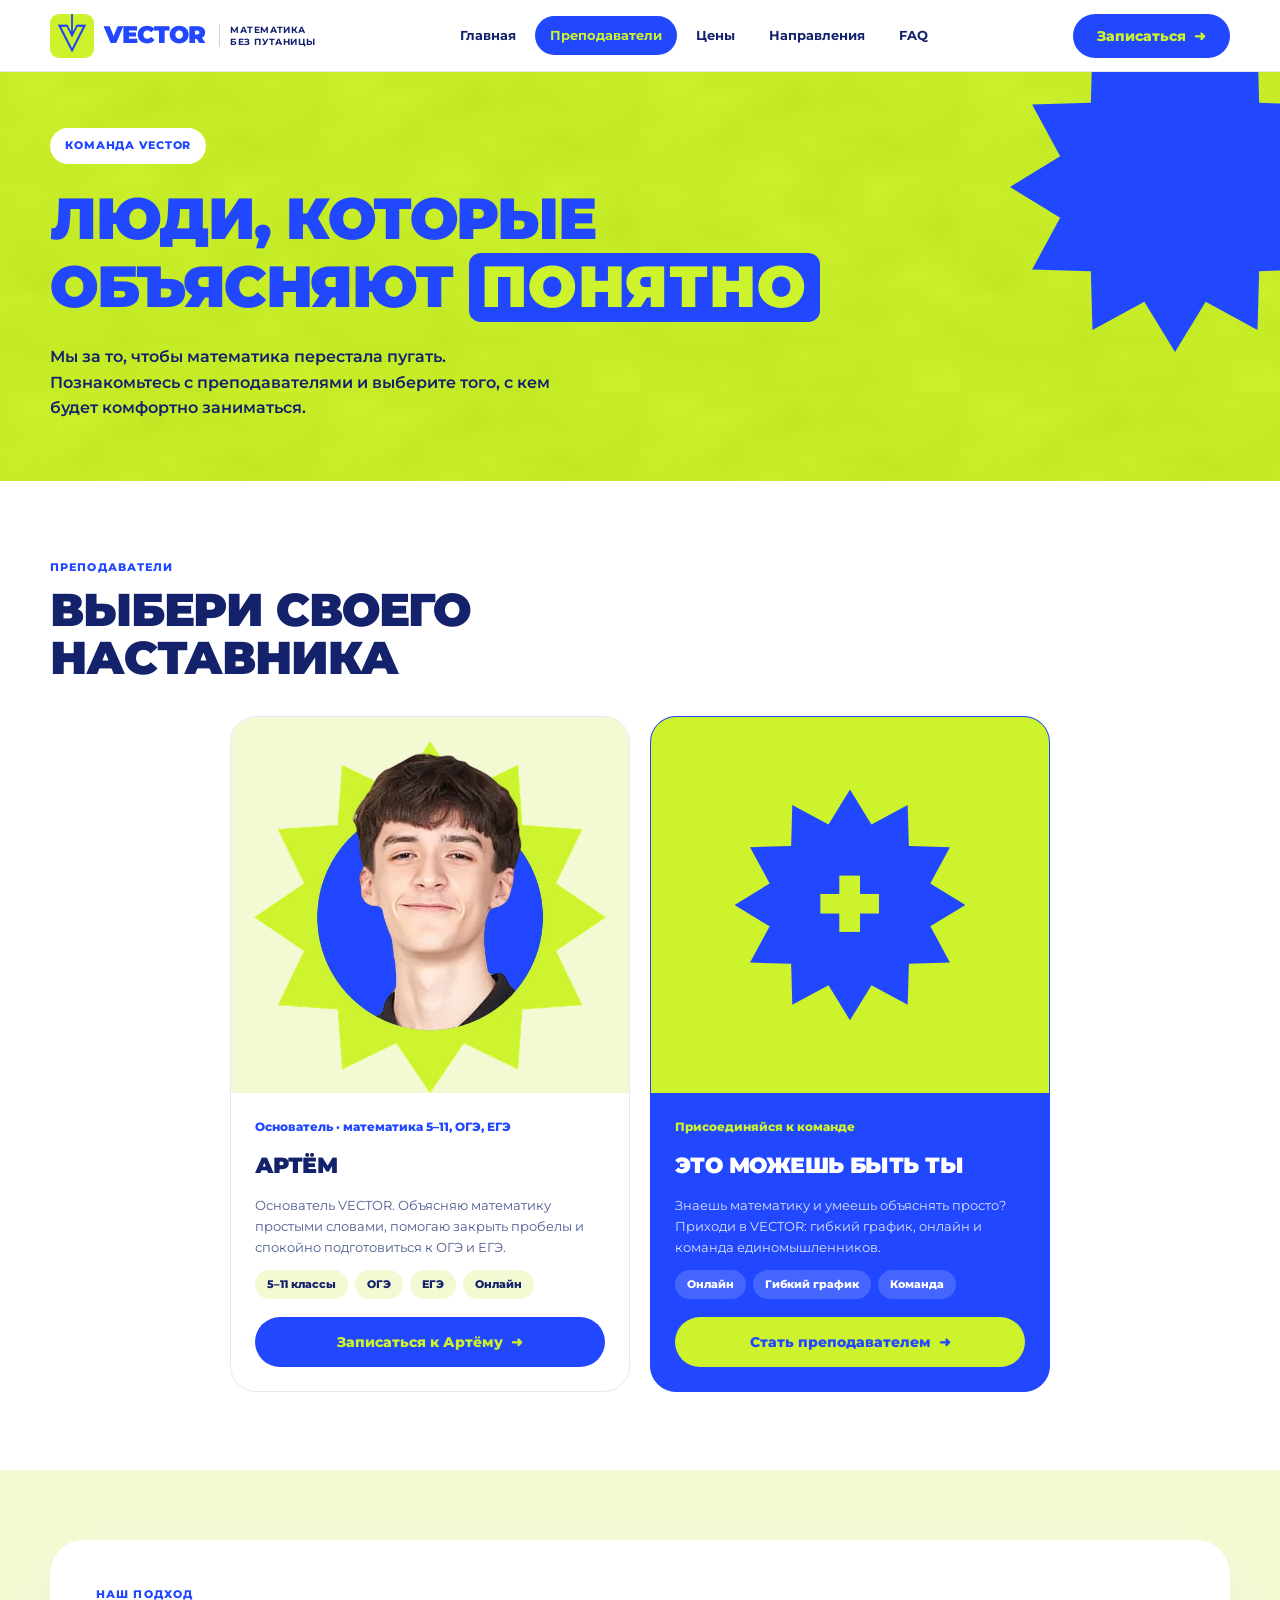
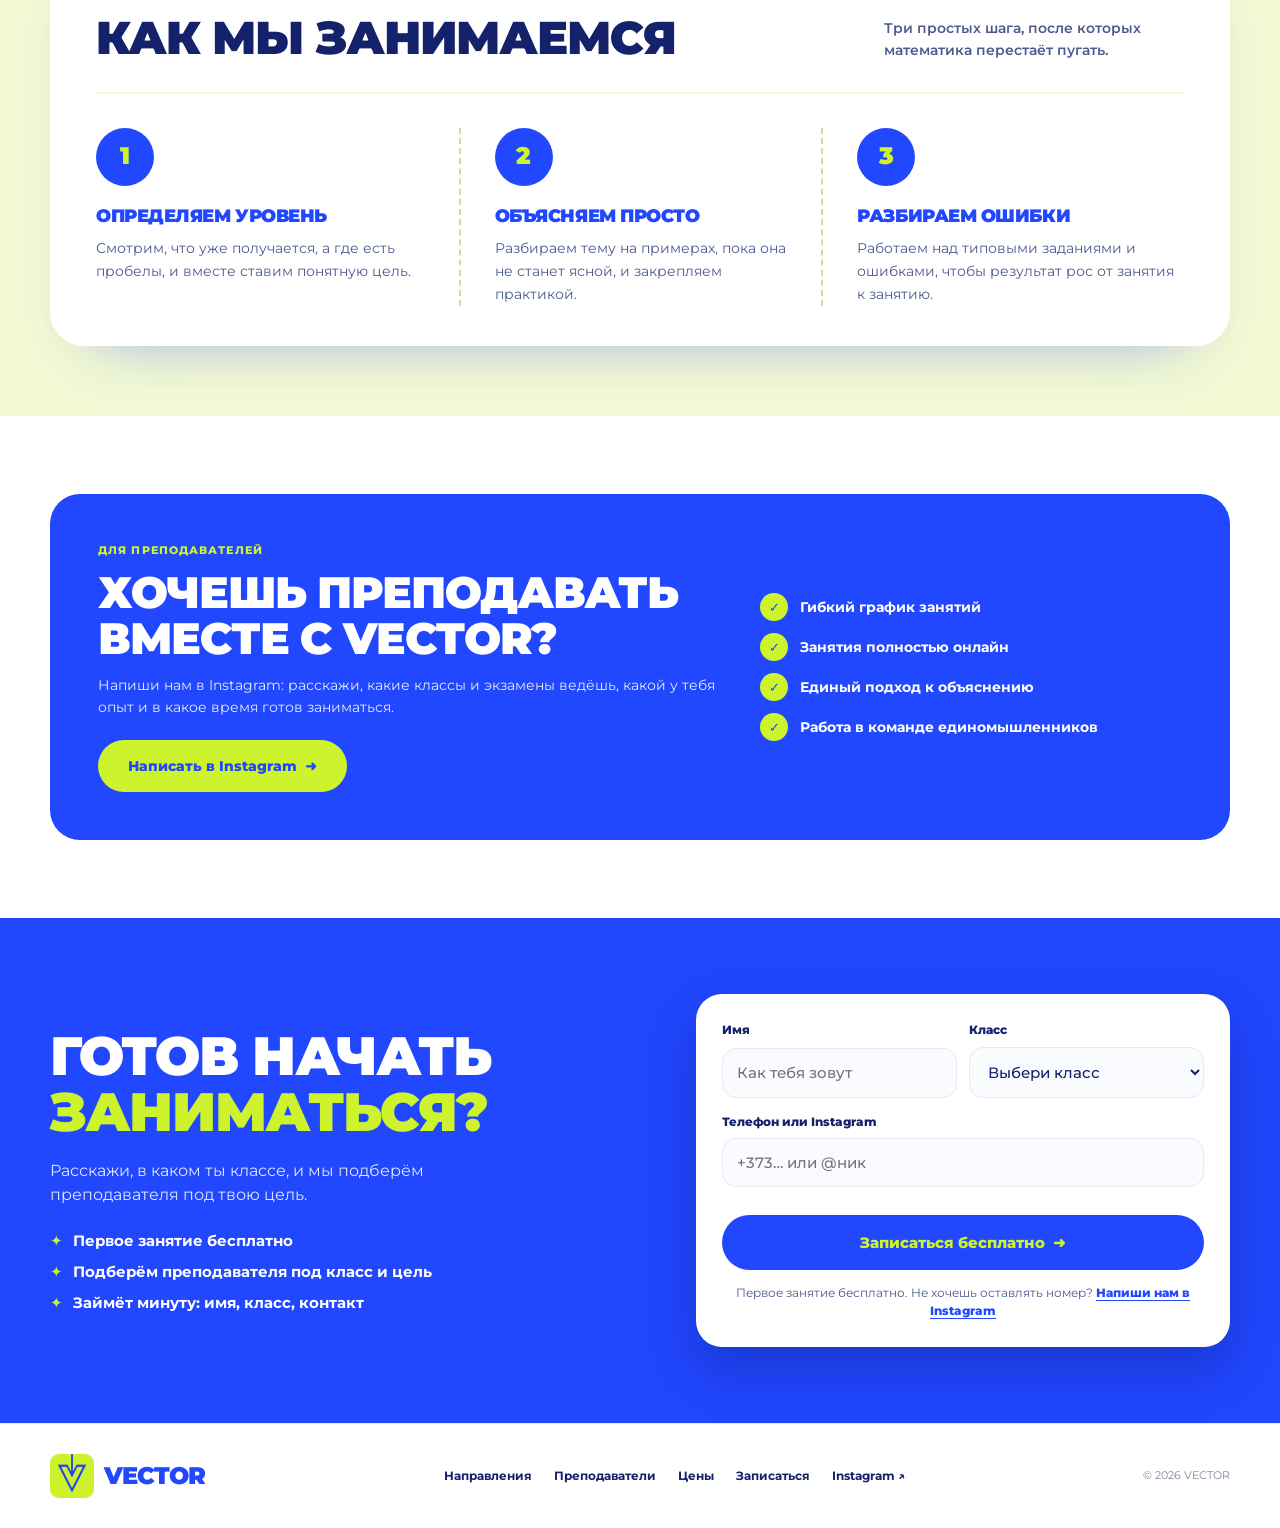
<file: teachers.html>
<!doctype html>
<html lang="ru"><head><meta charset="utf-8"><meta name="viewport" content="width=device-width,initial-scale=1,viewport-fit=cover">
<meta name="theme-color" content="#2447ff"><meta name="description" content="Преподаватели VECTOR — математика 5–11 класс, ОГЭ и ЕГЭ.">
<title>Преподаватели — VECTOR</title>
<link rel="icon" type="image/png" href="img/favicon.png"><link rel="preconnect" href="https://fonts.googleapis.com"><link href="https://fonts.googleapis.com/css2?family=Montserrat:wght@500;700;800;900&display=swap" rel="stylesheet"><link rel="stylesheet" href="style.css?v=20261113"></head><body>
<header><div class="wrap nav"><a class="brand" href="index.html"><img src="img/logo-mark.png" alt="Логотип VECTOR"><span>VECTOR</span><span class="tag">МАТЕМАТИКА<br>БЕЗ ПУТАНИЦЫ</span></a>
<nav class="links"><a href="index.html">Главная</a><a class="active" href="teachers.html">Преподаватели</a><a href="price.html">Цены</a><a href="index.html#courses">Направления</a><a href="index.html#faq">FAQ</a></nav>
<a class="btn sm" href="signup.html">Записаться&nbsp; ➜</a></div></header>

<main>
<section class="page-hero tex"><div class="wrap"><div class="eyebrow">Команда VECTOR</div><h1>Люди, которые<br>объясняют <span>понятно</span></h1><p>Мы за то, чтобы математика перестала пугать. Познакомьтесь с преподавателями и выберите того, с кем будет комфортно заниматься.</p></div></section>

<section class="section"><div class="wrap">
<div class="head"><div><div class="kicker">Преподаватели</div><h2 class="title">Выбери своего<br>наставника</h2></div></div>
<div class="teachers">
<!-- Карточка преподавателя: замените имя, описание и добавьте фото (см. комментарий ниже) -->
<article class="teacher"><div class="photo pop"><img src="img/teacher.webp" alt="Артём, основатель VECTOR" width="360" height="340"></div><div class="tbody"><div class="role">Основатель · математика 5–11, ОГЭ, ЕГЭ</div><h3>Артём</h3><p>Основатель VECTOR. Объясняю математику простыми словами, помогаю закрыть пробелы и спокойно подготовиться к ОГЭ и ЕГЭ.</p><div class="chips"><span class="chip">5–11 классы</span><span class="chip">ОГЭ</span><span class="chip">ЕГЭ</span><span class="chip">Онлайн</span></div><div class="tfoot"><a class="btn blue sm" href="signup.html?teacher=%D0%90%D1%80%D1%82%D1%91%D0%BC">Записаться к Артёму&nbsp; ➜</a></div></div></article>

<article class="teacher joinc"><div class="photo jc"><div class="jstar"><span>+</span></div></div><div class="tbody"><div class="role">Присоединяйся к команде</div><h3>Это можешь быть ты</h3><p>Знаешь математику и умеешь объяснять просто? Приходи в VECTOR: гибкий график, онлайн и команда единомышленников.</p><div class="chips"><span class="chip">Онлайн</span><span class="chip">Гибкий график</span><span class="chip">Команда</span></div><div class="tfoot"><a class="btn sm" href="#join">Стать преподавателем&nbsp; ➜</a></div></div></article>
</div></div></section>

<section class="section how"><div class="wrap"><div class="how-card">
<div class="how-head"><div><div class="kicker">Наш подход</div><h2 class="title">Как мы занимаемся</h2></div><p>Три простых шага, после которых математика перестаёт пугать.</p></div>
<div class="how-steps">
<div class="how-step"><span class="how-n">1</span><h3>Определяем уровень</h3><p>Смотрим, что уже получается, а где есть пробелы, и вместе ставим понятную цель.</p></div>
<div class="how-step"><span class="how-n">2</span><h3>Объясняем просто</h3><p>Разбираем тему на примерах, пока она не станет ясной, и закрепляем практикой.</p></div>
<div class="how-step"><span class="how-n">3</span><h3>Разбираем ошибки</h3><p>Работаем над типовыми заданиями и ошибками, чтобы результат рос от занятия к занятию.</p></div>
</div></div></div></section>

<section class="section" id="join"><div class="wrap"><div class="join"><div><div class="kicker" style="color:var(--l)">Для преподавателей</div><h2>Хочешь преподавать<br>вместе с VECTOR?</h2><p>Напиши нам в Instagram: расскажи, какие классы и экзамены ведёшь, какой у тебя опыт и в какое время готов заниматься.</p><div style="margin-top:22px"><a class="btn" href="https://www.instagram.com/vector_pmr/" target="_blank" rel="noopener">Написать в Instagram&nbsp; ➜</a></div></div>
<ul><li>Гибкий график занятий</li><li>Занятия полностью онлайн</li><li>Единый подход к объяснению</li><li>Работа в команде единомышленников</li></ul></div></div></section>

<section class="cta qcta" id="quick">
<div class="wrap qcta-grid">
<div class="qcta-copy">
<h2>Готов начать<br><span>заниматься?</span></h2>
<p class="qcta-sub">Расскажи, в каком ты классе, и мы подберём преподавателя под твою цель.</p>
<ul class="ticks"><li>Первое занятие бесплатно</li><li>Подберём преподавателя под класс и цель</li><li>Займёт минуту: имя, класс, контакт</li></ul>
</div>
<form class="qform" data-qform novalidate>
<div class="qrow">
<label>Имя<input name="name" type="text" autocomplete="given-name" placeholder="Как тебя зовут" required maxlength="80"></label>
<label>Класс<select name="grade" required><option value="">Выбери класс</option><option value="5 класс">5 класс</option><option value="6 класс">6 класс</option><option value="7 класс">7 класс</option><option value="8 класс">8 класс</option><option value="9 класс">9 класс</option><option value="10 класс">10 класс</option><option value="11 класс">11 класс</option><option value="Другое">Другое</option></select></label>
</div>
<label>Телефон или Instagram<input name="contact" type="text" autocomplete="tel" placeholder="+373… или @ник" required maxlength="120"></label>
<input class="hp" name="website" type="text" tabindex="-1" autocomplete="off" aria-hidden="true">
<div class="qts"></div>
<button class="btn big" type="submit">Записаться бесплатно&nbsp; ➜</button>
<p class="qmsg" role="status"></p>
<p class="qnote">Первое занятие бесплатно. Не хочешь оставлять номер? <a href="https://www.instagram.com/vector_pmr/" target="_blank" rel="noopener">Напиши нам в Instagram</a></p>
</form>
</div>
</section>
</main>

<footer><div class="wrap footer"><a class="brand" href="index.html"><img src="img/logo-mark.png" alt="Логотип VECTOR"><span>VECTOR</span></a><div class="footlinks"><a href="index.html#courses">Направления</a><a href="teachers.html">Преподаватели</a><a href="price.html">Цены</a><a href="signup.html">Записаться</a><a href="https://www.instagram.com/vector_pmr/" target="_blank" rel="noopener">Instagram ↗</a></div><div class="copyright">© <span id="year"></span> VECTOR</div></div></footer>
<nav class="mnav"><a href="index.html">Главная</a><a class="active" href="teachers.html">Учителя</a><a href="price.html">Цены</a><a href="signup.html">Запись</a></nav>
<script src="main.js?v=20261113"></script>
</body></html>
</file>
<file: style.css>
:root{--b:#2147ff;--l:#cdf32d;--n:#14216b;--m:#f3f9d3;--mut:#4d5a8f;--line:#e4e9f5;--r:26px}
*{box-sizing:border-box}
html{scroll-behavior:smooth;scroll-padding-top:90px}
body{margin:0;font-family:Montserrat,Inter,system-ui,Arial,sans-serif;font-size:15px;line-height:1.6;color:var(--n);background:#fff;-webkit-font-smoothing:antialiased}
a{color:inherit;text-decoration:none}
img{max-width:100%}
h1,h2,h3{margin:0;font-weight:900;text-transform:uppercase;letter-spacing:-.025em}
.wrap{width:min(1180px,calc(100% - 40px));margin:auto}
.tex{background-color:var(--l);background-image:url("data:image/svg+xml,%3Csvg xmlns='http://www.w3.org/2000/svg' width='320' height='320'%3E%3Cfilter id='n'%3E%3CfeTurbulence type='fractalNoise' baseFrequency='.012 .02' numOctaves='3' seed='4'/%3E%3CfeColorMatrix values='0 0 0 0 .3 0 0 0 0 .5 0 0 0 0 0 0 0 0 .25 0'/%3E%3C/filter%3E%3Crect width='100%25' height='100%25' filter='url(%23n)'/%3E%3C/svg%3E")}

/* header */
header{height:72px;position:sticky;top:0;z-index:50;background:rgba(255,255,255,.92);backdrop-filter:blur(12px);border-bottom:1px solid var(--line)}
.nav{height:100%;display:flex;align-items:center;justify-content:space-between;gap:20px}
.brand{display:flex;align-items:center;gap:10px;font-weight:900;font-size:24px;letter-spacing:-.04em;color:var(--b)}
.brand img{width:44px;height:44px;border-radius:9px;object-fit:cover;flex:none}
.tag{border-left:1px solid #ccd2df;padding-left:10px;margin-left:4px;font-size:9px;line-height:1.25;color:var(--n);letter-spacing:.05em;font-weight:700}
.links{display:flex;gap:4px;font-size:13px;font-weight:700}
.links a{padding:9px 15px;border-radius:30px;transition:.2s}
.links a:hover{background:var(--m);color:var(--b)}
.links a.active{background:var(--b);color:var(--l)}

/* buttons */
.btn{display:inline-flex;align-items:center;justify-content:center;gap:10px;border:0;border-radius:40px;padding:15px 26px;background:var(--b);color:var(--l);font:800 13px Montserrat,Inter,sans-serif;cursor:pointer;transition:transform .2s,box-shadow .2s;text-align:center}
.btn:hover{transform:translateY(-2px);box-shadow:0 12px 24px -12px rgba(33,71,255,.7)}
.btn.blue{background:var(--b);color:var(--l)}
.btn.outline,.btn.dark{background:#fff;color:var(--b);border:2px solid var(--b)}
.btn.lime{background:var(--l);color:var(--b)}
.btn.sm{padding:12px 20px}
.btn.big{padding:20px 36px;font-size:15px}

/* sections */
.section{padding:78px 0}
.head{display:flex;align-items:flex-end;justify-content:space-between;gap:20px;margin-bottom:34px}
.kicker{font-size:11px;letter-spacing:.1em;text-transform:uppercase;font-weight:800;color:var(--b);margin-bottom:10px}
.title{font-size:clamp(28px,3.6vw,46px);line-height:1.04;color:var(--n)}
.textlink{font-size:13px;font-weight:800;color:var(--b)}
.copy{font-size:15px;line-height:1.7;color:var(--mut);margin:0}

/* hero */
.hero{position:relative;overflow:hidden;color:var(--b)}
.hero-grid{display:grid;grid-template-columns:1.05fr .95fr;gap:20px;align-items:stretch;min-height:560px}
.hero-copy{padding:76px 0 84px;display:flex;flex-direction:column;justify-content:center;align-items:flex-start;position:relative;z-index:3}
.eyebrow{display:inline-block;font-size:11px;letter-spacing:.08em;text-transform:uppercase;margin-bottom:24px;color:var(--b);font-weight:800;padding:9px 15px;background:#fff;border-radius:30px}
h1{font-size:clamp(34px,5vw,64px);line-height:1.08;color:var(--b);margin:0 0 22px}
h1 span{display:inline-block;background:var(--b);color:var(--l);padding:.06em .26em .1em .18em;border-radius:.2em;line-height:1;margin:.04em 0 .1em;letter-spacing:-.015em}
.lead{font-size:16px;line-height:1.6;color:var(--n);font-weight:600;max-width:460px;margin:0}
.actions{display:flex;gap:12px;flex-wrap:wrap;margin-top:30px}
.art{position:relative;min-height:520px}
.burst{position:absolute;right:100px;top:50%;width:430px;height:430px;background:var(--b);clip-path:polygon(50.0% 0.0%,59.3% 15.2%,75.0% 6.7%,75.5% 24.5%,93.3% 25.0%,84.8% 40.7%,100.0% 50.0%,84.8% 59.3%,93.3% 75.0%,75.5% 75.5%,75.0% 93.3%,59.3% 84.8%,50.0% 100.0%,40.7% 84.8%,25.0% 93.3%,24.5% 75.5%,6.7% 75.0%,15.2% 59.3%,0.0% 50.0%,15.2% 40.7%,6.7% 25.0%,24.5% 24.5%,25.0% 6.7%,40.7% 15.2%);animation:spin 60s linear infinite}
@keyframes spin{from{transform:translateY(-50%) rotate(0)}to{transform:translateY(-50%) rotate(360deg)}}
.statue{position:absolute;z-index:2;bottom:0;right:-6px;height:92%;width:auto;max-width:none;filter:drop-shadow(0 16px 28px rgba(33,71,255,.28))}
.fcard{position:absolute;z-index:3;left:0;bottom:64px;background:#fff;border-radius:22px;padding:16px 22px 18px;display:grid;gap:9px;box-shadow:0 18px 34px -20px rgba(33,71,255,.7)}
.fcard i{font-style:normal;font-size:10px;font-weight:800;letter-spacing:.12em;text-transform:uppercase;color:var(--mut)}
.fcard b{font-size:17px;font-weight:800;color:var(--b);letter-spacing:-.01em;white-space:nowrap}
.fcard b+b{border-top:1.5px dashed #cfd6ee;padding-top:9px}

/* ticker */
.ticker{background:var(--b);color:var(--l);overflow:hidden}
.ticker .track{display:flex;width:max-content;animation:tickmove 38s linear infinite}
.ticker .grp{display:flex;flex:none;align-items:center}
.ticker .grp span{padding:15px 0;font-weight:900;font-size:14px;letter-spacing:.05em;white-space:nowrap}
.ticker .grp i{font-style:normal;padding:0 26px;font-size:13px}
@keyframes tickmove{from{transform:translateX(0)}to{transform:translateX(-50%)}}

/* why + features */
.why-grid{display:grid;grid-template-columns:.9fr 1.1fr;gap:56px;align-items:center}
.why-left .title{margin-bottom:18px}
.stats{display:grid;grid-template-columns:repeat(3,auto);gap:28px;margin-top:30px;justify-content:start}
.stat strong{display:block;font-size:40px;font-weight:900;letter-spacing:-.05em;color:var(--b);line-height:1}
.stat span{font-size:12px;line-height:1.4;color:var(--mut);font-weight:600}
.feat-grid{display:grid;grid-template-columns:1fr 1fr;gap:14px}
.feat{background:var(--m);border-radius:var(--r);padding:26px 24px 28px;transition:transform .2s}
.feat:hover{transform:translateY(-4px)}
.feat.blue{background:var(--b);color:#fff}
.feat .ic{width:52px;height:52px;border-radius:50%;background:var(--b);color:var(--l);display:grid;place-items:center;margin-bottom:18px}
.feat.blue .ic{background:var(--l);color:var(--b)}
.feat .ic svg{width:26px;height:26px;fill:none;stroke:currentColor;stroke-width:2;stroke-linecap:round;stroke-linejoin:round}
.feat h3{font-size:15px;line-height:1.2;color:var(--b);margin-bottom:8px}
.feat.blue h3{color:var(--l)}
.feat p{margin:0;font-size:13.5px;line-height:1.6;color:var(--mut)}
.feat.blue p{color:#e6ebff}

/* courses */
.courses-sec .title{color:var(--b)}
.courses{display:grid;grid-template-columns:repeat(3,1fr);gap:16px}
.course{position:relative;overflow:hidden;min-height:280px;padding:28px;background:#fff;color:var(--n);display:flex;flex-direction:column;align-items:flex-start;border-radius:var(--r);transition:transform .25s}
.course:hover{transform:translateY(-6px)}
.course.blue{background:var(--b);color:#fff}
.label{font-size:10px;font-weight:800;text-transform:uppercase;letter-spacing:.08em;color:var(--mut)}
.course.blue .label{color:#cfd8ff}
.course h3{font-size:26px;line-height:1.04;margin:14px 0 10px;color:var(--b);z-index:1}
.course.blue h3{color:#fff}
.course p{font-size:13.5px;line-height:1.55;max-width:230px;margin:0 0 20px;z-index:1}
.price{font-size:13px;font-weight:800;margin-top:auto;z-index:1;background:var(--b);color:var(--l);padding:9px 16px;border-radius:30px}
.course.blue .price{background:var(--l);color:var(--b)}
.arr{position:absolute;right:22px;top:24px;background:var(--l);color:var(--b);border-radius:50%;width:42px;height:42px;display:grid;place-items:center;z-index:2;font-weight:900}
.course.blue .arr{background:#fff}
.star{position:absolute;right:-34px;bottom:-60px;width:190px;height:190px;background:var(--l);clip-path:polygon(50.0% 0.0%,59.3% 15.2%,75.0% 6.7%,75.5% 24.5%,93.3% 25.0%,84.8% 40.7%,100.0% 50.0%,84.8% 59.3%,93.3% 75.0%,75.5% 75.5%,75.0% 93.3%,59.3% 84.8%,50.0% 100.0%,40.7% 84.8%,25.0% 93.3%,24.5% 75.5%,6.7% 75.0%,15.2% 59.3%,0.0% 50.0%,15.2% 40.7%,6.7% 25.0%,24.5% 24.5%,25.0% 6.7%,40.7% 15.2%)}
.course.blue .star{background:var(--l);opacity:.9}

/* band */
.band{background:var(--b);color:#fff;padding:56px 0}
.band-grid{display:grid;grid-template-columns:1fr 1.15fr auto;gap:44px;align-items:center}
.band-title h2{font-size:clamp(28px,3.2vw,40px);line-height:1.05;margin:0 0 12px}
.band-title p{margin:0;font-size:14px;line-height:1.6;color:#e6ebff;max-width:340px}
.steps{display:grid;gap:18px}
.step{display:grid;grid-template-columns:40px 1fr;gap:14px;align-items:center}
.num{width:40px;height:40px;border-radius:50%;background:var(--l);color:var(--b);display:grid;place-items:center;font-size:15px;font-weight:900}
.step strong{font-size:14px;display:block}
.step span{font-size:12.5px;color:#e6ebff}
.band-cta{display:grid;gap:14px;justify-items:center;text-align:center}
.band-cta .btn{background:var(--l);color:var(--b)}
.band-cta p{margin:0;font-size:13px;color:#e6ebff}
.band-cta p a{color:var(--l);font-weight:800;text-decoration:underline;text-underline-offset:3px}

/* faq */
.faq-grid{display:grid;grid-template-columns:.7fr 1.3fr;gap:50px}
details{border-top:1px solid var(--line);padding:20px 0}
details:last-child{border-bottom:1px solid var(--line)}
summary{list-style:none;display:flex;justify-content:space-between;gap:16px;cursor:pointer;font-size:16px;font-weight:800;color:var(--n)}
summary::-webkit-details-marker{display:none}
summary:after{content:'+';font-size:26px;line-height:1;color:var(--b);flex:none}
details[open] summary:after{content:'−'}
details p{font-size:14px;line-height:1.65;color:var(--mut);margin:12px 0 0}

/* cta */
.cta{background:var(--b);color:#fff;padding:60px 0;position:relative;overflow:hidden}
.cta:before{content:'';position:absolute;right:max(4%,calc((100vw - 1180px)/2 + 10px));top:50%;width:320px;height:320px;transform:translateY(-50%);background:rgba(255,255,255,.1);clip-path:polygon(50.0% 0.0%,59.3% 15.2%,75.0% 6.7%,75.5% 24.5%,93.3% 25.0%,84.8% 40.7%,100.0% 50.0%,84.8% 59.3%,93.3% 75.0%,75.5% 75.5%,75.0% 93.3%,59.3% 84.8%,50.0% 100.0%,40.7% 84.8%,25.0% 93.3%,24.5% 75.5%,6.7% 75.0%,15.2% 59.3%,0.0% 50.0%,15.2% 40.7%,6.7% 25.0%,24.5% 24.5%,25.0% 6.7%,40.7% 15.2%)}
.cta .wrap{position:relative;z-index:1;display:flex;align-items:center;justify-content:space-between;gap:34px}
.cta h2{font-size:clamp(30px,4.4vw,54px);line-height:1.04}
.cta h2 span{color:var(--l)}
.cta-act{display:grid;gap:14px;justify-items:center;text-align:center;flex:none}
.cta .btn.big{background:var(--l);color:var(--b)}
.cta-ig{font-size:13px;font-weight:700;color:#e6ebff;text-decoration:underline;text-underline-offset:3px}
.cta-ig:hover{color:var(--l)}

/* page hero (inner pages) */
.page-hero{color:var(--b);padding:56px 0 60px;position:relative;overflow:hidden}
.page-hero:after{content:'';position:absolute;right:-60px;top:-50px;width:330px;height:330px;background:var(--b);clip-path:polygon(50.0% 0.0%,59.3% 15.2%,75.0% 6.7%,75.5% 24.5%,93.3% 25.0%,84.8% 40.7%,100.0% 50.0%,84.8% 59.3%,93.3% 75.0%,75.5% 75.5%,75.0% 93.3%,59.3% 84.8%,50.0% 100.0%,40.7% 84.8%,25.0% 93.3%,24.5% 75.5%,6.7% 75.0%,15.2% 59.3%,0.0% 50.0%,15.2% 40.7%,6.7% 25.0%,24.5% 24.5%,25.0% 6.7%,40.7% 15.2%)}
.page-hero .wrap{position:relative;z-index:2}
.page-hero h1{font-size:clamp(30px,4.6vw,58px);margin-bottom:16px}
.page-hero p{font-size:16px;line-height:1.6;color:var(--n);font-weight:600;max-width:520px;margin:0}

/* teachers */
.teachers{display:grid;grid-template-columns:repeat(3,1fr);gap:20px}
.teacher{background:#fff;border:1px solid var(--line);border-radius:var(--r);overflow:hidden;transition:transform .25s;display:flex;flex-direction:column}
.teacher:hover{transform:translateY(-6px)}
.photo{height:230px;background:var(--b);position:relative;display:grid;place-items:center;overflow:hidden}
.photo.lime{background:var(--l)}
.photo.navy{background:var(--m)}
.photo .ph{font-size:84px;font-weight:900;color:var(--l);letter-spacing:-.06em;z-index:2}
.photo.lime .ph,.photo.navy .ph{color:var(--b)}
.photo:after{content:'';position:absolute;right:-30px;bottom:-60px;width:150px;height:150px;background:rgba(255,255,255,.2);clip-path:polygon(50.0% 0.0%,59.3% 15.2%,75.0% 6.7%,75.5% 24.5%,93.3% 25.0%,84.8% 40.7%,100.0% 50.0%,84.8% 59.3%,93.3% 75.0%,75.5% 75.5%,75.0% 93.3%,59.3% 84.8%,50.0% 100.0%,40.7% 84.8%,25.0% 93.3%,24.5% 75.5%,6.7% 75.0%,15.2% 59.3%,0.0% 50.0%,15.2% 40.7%,6.7% 25.0%,24.5% 24.5%,25.0% 6.7%,40.7% 15.2%)}
.tbody{padding:24px;display:flex;flex-direction:column;gap:12px;flex:1}
.tbody h3{font-size:22px;color:var(--n)}
.role{font-size:12px;font-weight:800;color:var(--b)}
.tbody p{font-size:13px;line-height:1.6;color:var(--mut);margin:0}
.chips{display:flex;gap:7px;flex-wrap:wrap}
.chip{font-size:11px;font-weight:800;padding:6px 12px;border-radius:30px;background:var(--m);color:var(--n)}
.tfoot{margin-top:auto;padding-top:6px}

.tl-sec{background:var(--m)}
.tl-grid{display:grid;grid-template-columns:repeat(3,1fr);gap:30px}
.tl{position:relative}
.tl .circ{width:68px;height:68px;border-radius:50%;background:var(--b);color:var(--l);display:grid;place-items:center;font-size:26px;font-weight:900;margin-bottom:20px;position:relative;z-index:1}
.tl:not(:last-child):after{content:'';position:absolute;top:33px;left:84px;right:-14px;border-top:3px dashed var(--b);opacity:.35}
.tl h3{font-size:18px;color:var(--b);margin-bottom:8px;line-height:1.15}
.tl p{margin:0;font-size:14px;line-height:1.65;color:var(--mut);max-width:300px}

.join{background:var(--b);color:#fff;border-radius:30px;padding:48px;display:grid;grid-template-columns:1.2fr .8fr;gap:30px;align-items:center}
.join h2{font-size:clamp(28px,3.6vw,44px);line-height:1.04;margin:0 0 12px}
.join p{color:#e6ebff;line-height:1.6;font-size:14px;margin:0}
.join .btn{background:var(--l);color:var(--b)}
.join ul{margin:0;padding:0;list-style:none;display:grid;gap:12px}
.join li{display:flex;gap:12px;align-items:center;font-size:14px;font-weight:700}
.join li:before{content:'✓';width:28px;height:28px;border-radius:50%;background:var(--l);color:var(--b);display:grid;place-items:center;font-size:13px;font-weight:900;flex:none}

/* signup */
.signup-grid{display:grid;grid-template-columns:.85fr 1.15fr;gap:46px;align-items:start}
.side{position:sticky;top:96px;display:grid;gap:16px}
.side .steps{background:var(--b);color:#fff;border-radius:var(--r);padding:30px;gap:20px}
.perks{background:var(--l);border-radius:var(--r);padding:26px}
.perks h3{margin:0 0 12px;font-size:18px;color:var(--b)}
.perks ul{margin:0;padding:0;list-style:none;display:grid;gap:9px;font-size:13px;font-weight:700}
.perks li:before{content:'★ ';color:var(--b)}
.form{background:#fff;color:var(--n);padding:34px;border-radius:30px;border:1px solid var(--line);box-shadow:0 30px 60px -40px rgba(33,71,255,.6)}
.form h2{margin:0 0 6px;font-size:26px;color:var(--b)}
.form>p{margin:0 0 22px;font-size:13px;color:var(--mut)}
.row{display:grid;grid-template-columns:1fr 1fr;gap:14px}
.field{display:grid;gap:7px;margin-bottom:16px}
.field label{font-size:12px;font-weight:800}
.field input,.field select,.field textarea{width:100%;padding:14px;border:1.5px solid var(--line);border-radius:14px;background:#fafbfe;font:500 14px Montserrat,Inter,sans-serif;color:var(--n);transition:.2s}
.field textarea{min-height:90px;resize:vertical}
.field input:focus,.field select:focus,.field textarea:focus{outline:0;border-color:var(--b);background:#fff;box-shadow:0 0 0 4px rgba(33,71,255,.1)}
.pills{display:flex;gap:8px;flex-wrap:wrap;position:relative}
.pills input{position:absolute;opacity:0;pointer-events:none;width:1px;height:1px;left:0;top:0}
.pills label{padding:10px 16px;border:1.5px solid var(--line);border-radius:30px;font-size:13px;font-weight:700;cursor:pointer;transition:.2s;background:#fafbfe}
.pills input:checked+label{background:var(--b);border-color:var(--b);color:var(--l)}
.pills label:hover{border-color:var(--b)}
.form .btn{width:100%;padding:17px;font-size:14px}
.note{font-size:11px;line-height:1.5;color:#77809b;margin:12px 0 0;text-align:center}
.ok{display:none;background:#f2fbc9;border:1.5px solid var(--l);border-radius:14px;padding:14px;font-size:13px;font-weight:700;margin-top:14px}
.ok.show{display:block}

/* footer */
footer{padding:30px 0;border-top:1px solid var(--line)}
.footer{display:flex;align-items:center;justify-content:space-between;gap:20px}
.footlinks{display:flex;gap:22px;font-size:12px;font-weight:700}
.footlinks a:hover{color:var(--b)}
.copyright{font-size:11px;color:#7d859a}

/* mobile tabs */
.mnav{display:none}

/* cabinet */
.cab-body{background:#f7faea}
.gate{position:fixed;inset:0;z-index:100;background:var(--l);display:grid;place-items:center;padding:20px}
.gate[hidden]{display:none}
.gate-box{background:#fff;border-radius:28px;padding:34px;width:min(400px,100%);display:grid;gap:14px;text-align:center;justify-items:center;box-shadow:0 30px 60px -30px rgba(33,71,255,.6)}
.gate-box img{border-radius:14px}
.gate-box h1{font-size:24px;margin:0;color:var(--b)}
.gate-box p{margin:0;font-size:13px;color:var(--mut);line-height:1.5;text-transform:none}
.gate-box input{width:100%;padding:14px;border:2px solid var(--line);border-radius:14px;font:600 15px Montserrat,Inter,sans-serif;text-align:center}
.gate-box input:focus{outline:0;border-color:var(--b)}
.gate-box .btn{width:100%}
.gate-box .gate-err{color:#d4142e;font-weight:700;min-height:1em}
.cab{padding:40px 0 70px}
.cab[hidden],section[hidden]{display:none}
.cab-head{display:flex;justify-content:space-between;align-items:flex-end;gap:20px;flex-wrap:wrap;margin-bottom:26px}
.cab-actions{display:flex;gap:10px;flex-wrap:wrap}
.cab-stats{display:grid;grid-template-columns:repeat(3,1fr);gap:14px;margin-bottom:26px}
.cstat{background:#fff;border-radius:20px;padding:18px 22px}
.cstat strong{display:block;font-size:34px;font-weight:900;color:var(--b);letter-spacing:-.04em}
.cstat span{font-size:12px;font-weight:700;color:var(--mut)}
.tabs{display:flex;gap:8px;margin-bottom:20px;flex-wrap:wrap}
.tab{border:0;background:#fff;color:var(--b);border-radius:30px;padding:11px 20px;font:800 13px Montserrat,Inter,sans-serif;cursor:pointer}
.tab.on{background:var(--b);color:var(--l)}
.weekgrid{display:grid;grid-template-columns:repeat(auto-fit,minmax(210px,1fr));gap:12px;align-items:start}
.dcol{background:#fff;border-radius:20px;padding:12px;display:grid;gap:10px}
.dcol.today{outline:3px solid var(--b)}
.dhead{display:flex;justify-content:space-between;align-items:center;font-size:13px;color:var(--b)}
.dhead span{background:var(--l);color:var(--b);border-radius:20px;min-width:26px;text-align:center;padding:3px 8px;font-weight:900;font-size:12px}
.dempty{font-size:12px;color:#97a0b8;font-weight:700;padding:10px 4px}
.dempty.big{background:#fff;border:2px dashed var(--line);border-radius:20px;padding:40px;text-align:center}
.lcard{background:var(--m);border-radius:16px;padding:12px;display:grid;gap:7px}
.ltime{font-weight:900;font-size:15px;color:var(--b)}
.lname{font-weight:800;font-size:14px}
.ltopic{font-size:12px;color:var(--n)}
.lnote{font-size:11.5px;color:var(--mut);line-height:1.45}
.lbtns{display:flex;gap:6px;flex-wrap:wrap;margin-top:2px}
.lbtns .btn{padding:8px 12px;font-size:11px}
.dadd{border:2px dashed #c4cde4;background:transparent;border-radius:12px;padding:9px;font:800 12px Montserrat,Inter,sans-serif;color:var(--b);cursor:pointer}
.dadd:hover{background:var(--m);border-color:var(--b)}
.stu-grid{display:grid;grid-template-columns:repeat(auto-fill,minmax(250px,1fr));gap:14px}
.scard{background:#fff;border-radius:20px;padding:20px}
.scard h3{margin:0 0 4px;font-size:17px}
.scard ul{list-style:none;margin:12px 0 0;padding:0;display:grid;gap:7px;font-size:13px}
.scard li b{color:var(--b);display:inline-block;width:26px}
.scard li span{color:var(--mut);font-size:11px}
.backup{background:#fff;border-radius:22px;padding:28px;max-width:720px}
.backup h3{margin:0 0 10px;font-size:20px}
.backup p{font-size:14px;line-height:1.65;color:var(--mut);margin:0 0 18px}
.dlg{border:0;border-radius:26px;padding:0;width:min(560px,calc(100% - 24px));color:var(--n);box-shadow:0 40px 80px -30px rgba(16,32,79,.6)}
.dlg::backdrop{background:rgba(33,71,255,.45)}
.dlg-form{padding:26px}
.dlg-form h2{margin:0 0 18px;font-size:22px;color:var(--b)}
.dlg-btns{display:flex;gap:10px;flex-wrap:wrap;margin-top:6px}
.toast{position:fixed;left:50%;bottom:26px;transform:translate(-50%,30px);background:var(--b);color:var(--l);padding:12px 20px;border-radius:30px;font-size:13px;font-weight:700;opacity:0;pointer-events:none;transition:.25s;z-index:200}
.toast.show{opacity:1;transform:translate(-50%,0)}

/* ===== адаптив ===== */
@media(max-width:900px){
.links{gap:0}.links a{padding:8px 10px;font-size:12px}
.hero-grid{grid-template-columns:1fr;min-height:0}
.hero-copy{padding:56px 0 20px}
.art{min-height:400px}
.burst{width:330px;height:330px;right:auto;left:50%;margin-left:-190px}
.statue{right:auto;left:50%;margin-left:-60px;height:94%}
.fcard{left:0;bottom:30px}
.why-grid{grid-template-columns:1fr;gap:34px}
.band-grid{grid-template-columns:1fr;gap:28px}.band-cta{justify-items:start;text-align:left}
.teachers{grid-template-columns:1fr 1fr}
.tl-grid{grid-template-columns:1fr;gap:26px}.tl:after{display:none}
.signup-grid{grid-template-columns:1fr}.side{position:static}
.join{grid-template-columns:1fr}
}
@media(max-width:760px){
.cta .wrap{flex-direction:column;align-items:flex-start}.cta-act{justify-items:start;text-align:left}.cta:before{width:220px;height:220px;right:-50px;top:30%}
}
@media(max-width:620px){
.wrap{width:calc(100% - 32px)}
header{height:62px}.links{display:none}.brand{font-size:21px}.brand img{width:38px;height:38px}.tag{display:none}
.section{padding:52px 0}
.hero-copy{padding:40px 0 10px}
.art{min-height:330px}
.burst{width:260px;height:260px;margin-left:-150px}
.statue{margin-left:-40px;height:92%}
.fcard{padding:12px 16px;bottom:16px;border-radius:18px}.fcard b{font-size:13px}
.feat-grid{grid-template-columns:1fr}
.stats{gap:20px}.stat strong{font-size:32px}
.head{align-items:flex-start;flex-direction:column}
.courses{grid-template-columns:1fr}.course{min-height:230px}
.band{padding:42px 0}.btn.big{padding:17px 28px;font-size:14px}
.faq-grid{grid-template-columns:1fr;gap:24px}
.teachers{grid-template-columns:1fr}
.page-hero{padding:40px 0 44px}.page-hero:after{width:190px;height:190px;right:-70px}
.join{padding:30px 24px}
.row{grid-template-columns:1fr}.form{padding:22px}
.footer{flex-wrap:wrap}.footlinks{order:3;width:100%;flex-wrap:wrap}.copyright{margin-left:auto}
.cab-stats{grid-template-columns:1fr}.cab{padding-top:26px}
.mnav{display:grid;grid-template-columns:repeat(4,1fr);position:fixed;bottom:0;left:0;right:0;z-index:60;background:#fff;border-top:1px solid var(--line);padding:6px 6px calc(6px + env(safe-area-inset-bottom))}
.mnav a{text-align:center;font-size:11px;font-weight:800;padding:10px 4px;border-radius:12px;color:var(--mut)}
.mnav a.active{background:var(--b);color:var(--l)}
body{padding-bottom:62px}
}
@media print{header,.cab-actions,.tabs,.dadd,.lbtns,.mnav,.toast,#tab-students,#tab-backup{display:none!important}.cab-body{background:#fff}.weekgrid{grid-template-columns:repeat(2,1fr)}.dcol{break-inside:avoid}}
@media(prefers-reduced-motion:reduce){*{animation:none!important;transition:none!important}}

/* ===== карточки преподавателей с фото ===== */
.teacher .photo{height:auto;aspect-ratio:720/680}
.teacher .photo.pop{background:var(--m);display:block}
.teacher .photo.pop:after{display:none}
.teacher .photo.pop img{display:block;width:100%;height:100%;object-fit:contain}
.photo.navy{background:var(--m)}
.fcard{display:none}


/* ===== крупные заметные кнопки ===== */
.btn{padding:17px 30px;font-size:14px}
.btn.sm{padding:14px 24px;font-size:13.5px}
header .btn{padding:14px 26px;font-size:14px}
.actions .btn{padding:19px 32px;font-size:14.5px}
.teacher .tfoot .btn{width:100%;padding:16px 24px;font-size:14px}
.head .btn{flex:none}
@media(max-width:620px){.actions .btn{width:100%}.head .btn{width:100%}header .btn{padding:12px 18px;font-size:13px}}

/* ===== карточки направлений: ничего не сливается ===== */
.course{box-shadow:0 22px 40px -28px rgba(20,33,107,.55)}
.course .star{background:var(--b);opacity:1}
.course.blue .star{background:var(--l);opacity:1}
.course .arr{background:var(--b);color:var(--l)}
.course.blue .arr{background:var(--l);color:var(--b)}
.course .price{background:var(--l);color:var(--b)}
.course.blue .price{background:#fff;color:var(--b)}
.course .price{box-shadow:inset 0 0 0 2px var(--b)}
.course.blue .price{box-shadow:none}

/* ===== «Как мы занимаемся» ===== */
.how{background:var(--m);padding:70px 0}
.how-card{background:#fff;border-radius:34px;padding:46px 46px 40px;box-shadow:0 30px 60px -44px rgba(33,71,255,.55)}
.how-head{display:flex;justify-content:space-between;align-items:flex-end;gap:30px;padding-bottom:30px;margin-bottom:34px;border-bottom:2px solid var(--m)}
.how-head p{margin:0;max-width:300px;font-size:14px;line-height:1.55;font-weight:600;color:var(--mut)}
.how-steps{display:grid;grid-template-columns:repeat(3,1fr)}
.how-step{padding:0 34px;border-left:2px dashed #d3dd9a;display:flex;flex-direction:column;align-items:flex-start}
.how-step:first-child{padding-left:0;border-left:0}
.how-step:last-child{padding-right:0}
.how-n{width:58px;height:58px;border-radius:50%;background:var(--b);color:var(--l);display:grid;place-items:center;font-size:24px;font-weight:900;margin-bottom:20px}
.how-step h3{font-size:18px;line-height:1.2;color:var(--b);min-height:2.4em;margin:0 0 10px}
.how-step p{margin:0;font-size:14px;line-height:1.65;color:var(--mut)}
@media(max-width:900px){.how-card{padding:32px 26px}.how-head{flex-direction:column;align-items:flex-start;gap:12px}.how-steps{grid-template-columns:1fr}.how-step{padding:24px 0;border-left:0;border-top:2px dashed #d3dd9a}.how-step:first-child{border-top:0;padding-top:0}.how-step h3{min-height:0}}
@media(max-width:620px){.how{padding:44px 0}}


/* ===== страница цен ===== */
.price-grid{display:grid;grid-template-columns:repeat(4,1fr);gap:20px;align-items:stretch}
.pcard{background:var(--m);border-radius:30px;padding:34px 30px 32px;display:flex;flex-direction:column;gap:16px;position:relative;overflow:hidden}
.pcard.feat-p{background:var(--b);color:#fff}
.plabel{align-self:flex-start;font-size:11px;font-weight:800;letter-spacing:.1em;text-transform:uppercase;background:#fff;color:var(--b);padding:7px 13px;border-radius:30px}
.pcard.feat-p .plabel{background:var(--l)}
.pcard h3{font-size:24px;color:var(--b);line-height:1.05}
.pcard.feat-p h3{color:#fff}
.pprice{display:flex;align-items:baseline;gap:10px;flex-wrap:wrap}
.pprice strong{font-size:50px;line-height:1;font-weight:900;letter-spacing:-.05em;color:var(--b)}
.pprice span{font-size:13px;font-weight:700;color:var(--mut)}
.pcard.feat-p .pprice strong{color:var(--l)}
.pcard.feat-p .pprice span{color:#dbe3ff}
.plist{list-style:none;margin:6px 0 10px;padding:0;display:grid;gap:11px;font-size:14px;font-weight:600;flex:1}
.plist li{display:flex;gap:11px;align-items:flex-start;line-height:1.45}
.plist li:before{content:'✓';flex:none;width:22px;height:22px;border-radius:50%;background:var(--b);color:var(--l);display:grid;place-items:center;font-size:12px;font-weight:900;margin-top:1px}
.pcard.feat-p .plist li:before{background:var(--l);color:var(--b)}
.pcard .btn{width:100%}
.pnote{margin:26px 0 0;text-align:center;font-size:13px;color:var(--mut);font-weight:600}
@media(max-width:1100px){.price-grid{grid-template-columns:repeat(2,1fr)}}
@media(max-width:640px){.price-grid{grid-template-columns:1fr}}

.hp{position:absolute!important;left:-9999px;width:1px;height:1px;opacity:0;pointer-events:none}
.ok.bad{background:#ffe9ec;border-color:#f3a0ad;color:#8d1427}
.form .btn[disabled]{opacity:.7;cursor:wait}


/* ===== вкладка «Заявки» ===== */
.badge{display:inline-grid;place-items:center;min-width:22px;height:22px;padding:0 6px;margin-left:6px;border-radius:20px;background:var(--l);color:var(--b);font-size:12px;font-weight:900;vertical-align:middle}
.tab.on .badge{background:var(--l)}
.tab:not(.on) .badge{background:var(--b);color:var(--l)}
.lead-bar{display:flex;gap:12px;align-items:flex-end;flex-wrap:wrap;margin-bottom:16px}
.field.inline{margin:0;min-width:180px}
.field.inline select{padding:12px}
.lead-msg{font-size:13px;font-weight:700;color:var(--mut);margin:0 0 14px}
.lead-msg:empty{display:none}
.lead-list{display:grid;gap:14px;grid-template-columns:repeat(auto-fill,minmax(340px,1fr));align-items:start}
.lead{background:#fff;border-radius:22px;padding:20px;display:grid;gap:12px;border:2px solid transparent}
.lead.st-новая{border-color:var(--b)}
.lead-top{display:flex;align-items:baseline;gap:10px;flex-wrap:wrap}
.lead-top b{font-size:18px;color:var(--b)}
.lead-dt{font-size:12px;color:var(--mut);font-weight:700}
.stbadge{margin-left:auto;font-size:11px;font-weight:800;padding:5px 11px;border-radius:30px;background:var(--m);color:var(--n)}
.st-новая .stbadge{background:var(--b);color:var(--l)}
.st-в-работе .stbadge{background:var(--l);color:var(--b)}
.lead-meta{display:flex;gap:6px;flex-wrap:wrap}
.chip.tch{background:#e8edff;color:var(--b)}
.lead-line{font-size:13px;line-height:1.5;word-break:break-word}
.lead-line i{display:block;font-style:normal;font-size:10px;font-weight:800;letter-spacing:.1em;text-transform:uppercase;color:var(--mut);margin-bottom:2px}
.lead-links,.lead-acts{display:flex;gap:8px;flex-wrap:wrap}
.lead-links .btn,.lead-acts .btn{padding:11px 16px;font-size:12.5px}
.lead-acts{border-top:2px solid var(--m);padding-top:12px}
@media(max-width:620px){.lead-list{grid-template-columns:1fr}}

.how-step h3{min-height:0;white-space:nowrap}
@media(max-width:900px){.how-step h3{white-space:normal}}


/* ===== правки 07.11 ===== */
/* hero: меньше лишнего */
.hero-copy .lead{background:none;padding:0;border-radius:0;max-width:430px;margin-top:6px}
.hero-copy .actions{flex-wrap:nowrap;margin-top:28px}
.hero-copy .actions .btn{white-space:nowrap;padding:18px 26px}
@media(max-width:620px){.hero-copy .actions{flex-wrap:wrap}}
/* синяя плашка в заголовке: слово не вылезает */
h1 span{white-space:nowrap;padding:.06em .34em .1em .24em}
@media(max-width:520px){.page-hero h1{font-size:clamp(24px,7.6vw,34px)}}
/* 5–11 не слипается */
.stat strong.rng{letter-spacing:-.03em}
.stat strong.rng i{font-style:normal;display:inline-block;margin:0 .1em}
/* цены */
.price-sec{padding:54px 0 30px}
.price-grid{gap:18px}
.pcard{padding:30px 26px 28px;gap:14px}
.pcard h3{font-size:22px;min-height:0}
.pprice{display:block}
.pprice strong{display:block}
.pprice span{display:block;margin-top:8px;min-height:18px}
.pcard .btn{width:100%;white-space:nowrap;padding:17px 20px;font-size:14px;min-height:56px;justify-content:center}
.pcard .plist{margin:4px 0 14px}
/* абонемент */
.promo{display:grid;grid-template-columns:auto 1fr auto;gap:22px;align-items:center;background:var(--b);color:#fff;border-radius:30px;padding:26px 30px;margin-top:22px;position:relative;overflow:hidden}
.promo-badge{width:96px;height:96px;background:var(--l);color:var(--b);clip-path:polygon(50.0% 0.0%,59.3% 15.2%,75.0% 6.7%,75.5% 24.5%,93.3% 25.0%,84.8% 40.7%,100.0% 50.0%,84.8% 59.3%,93.3% 75.0%,75.5% 75.5%,75.0% 93.3%,59.3% 84.8%,50.0% 100.0%,40.7% 84.8%,25.0% 93.3%,24.5% 75.5%,6.7% 75.0%,15.2% 59.3%,0.0% 50.0%,15.2% 40.7%,6.7% 25.0%,24.5% 24.5%,25.0% 6.7%,40.7% 15.2%);display:grid;place-items:center;font-weight:900;font-size:24px;letter-spacing:-.04em;flex:none}
.promo-t strong{display:block;font-size:clamp(20px,2.4vw,28px);font-weight:900;text-transform:uppercase;letter-spacing:-.02em;line-height:1.05;margin-bottom:6px}
.promo-t span{display:block;font-size:14px;line-height:1.55;color:#e6ebff;font-weight:600;max-width:560px}
.promo .btn{background:var(--l);color:var(--b);white-space:nowrap}
.courses-sec .promo{background:#fff;color:var(--n);margin-top:22px;box-shadow:0 22px 40px -28px rgba(20,33,107,.55)}
.courses-sec .promo .promo-badge{background:var(--b);color:var(--l)}
.courses-sec .promo .promo-t strong{color:var(--b)}
.courses-sec .promo .promo-t span{color:var(--mut)}
.courses-sec .promo .btn{background:var(--b);color:var(--l)}
@media(max-width:860px){.promo{grid-template-columns:1fr;text-align:left;padding:26px 24px}.promo .btn{width:100%}.promo-badge{width:80px;height:80px;font-size:20px}}
/* карточка «Присоединяйся» */
.teacher.joinc{background:var(--b);border-color:var(--b);color:#fff}
.teacher.joinc .photo.jc{background:var(--l);display:grid;place-items:center;position:relative;overflow:hidden}
.jstar{width:58%;aspect-ratio:1;background:var(--b);clip-path:polygon(50.0% 0.0%,59.3% 15.2%,75.0% 6.7%,75.5% 24.5%,93.3% 25.0%,84.8% 40.7%,100.0% 50.0%,84.8% 59.3%,93.3% 75.0%,75.5% 75.5%,75.0% 93.3%,59.3% 84.8%,50.0% 100.0%,40.7% 84.8%,25.0% 93.3%,24.5% 75.5%,6.7% 75.0%,15.2% 59.3%,0.0% 50.0%,15.2% 40.7%,6.7% 25.0%,24.5% 24.5%,25.0% 6.7%,40.7% 15.2%);display:grid;place-items:center}
.jstar span{font-size:clamp(70px,9vw,120px);font-weight:900;color:var(--l);line-height:1;margin-top:-.04em}
.teacher.joinc .role{color:var(--l)}
.teacher.joinc h3{color:#fff}
.teacher.joinc p{color:#dbe3ff}
.teacher.joinc .chip{background:rgba(255,255,255,.16);color:#fff}
.teacher.joinc .btn{background:var(--l);color:var(--b);width:100%}
.teacher.joinc .photo.jc:after{display:none}

/* правки 22:20: буквы и звезда со скидкой */
h1 span{letter-spacing:.02em;word-spacing:.04em}
.hero h1 span{letter-spacing:.03em}
.promo-badge{width:116px;height:116px;font-size:21px;letter-spacing:0;padding:0}
.promo-badge{text-align:center;line-height:1}
@media(max-width:860px){.promo-badge{width:100px;height:100px;font-size:19px}}


/* ===== занятия и доход ===== */
.mcards{display:grid;grid-template-columns:repeat(4,1fr);gap:14px;margin-bottom:18px}
.mcard{background:#fff;border-radius:22px;padding:20px 22px}
.mcard span{display:block;font-size:12px;font-weight:800;color:var(--mut);text-transform:uppercase;letter-spacing:.06em;margin-bottom:8px}
.mcard strong{font-size:30px;font-weight:900;color:var(--b);letter-spacing:-.03em;line-height:1}
.mcard.acc{background:var(--b)}.mcard.acc span{color:#cfd8ff}.mcard.acc strong{color:var(--l)}
.mtable-wrap{overflow-x:auto;background:#fff;border-radius:22px;padding:8px 12px;margin-bottom:22px}
.mtable{width:100%;border-collapse:collapse;font-size:14px;min-width:560px}
.mtable th{text-align:left;font-size:11px;text-transform:uppercase;letter-spacing:.06em;color:var(--mut);padding:12px 10px}
.mtable td{padding:13px 10px;border-top:2px solid var(--m);font-weight:600}
.mtable .mine{color:var(--b);font-weight:900}
.mtable .mtot td{background:var(--m);font-weight:900;border-top:0}
.mform{background:#fff;border-radius:26px;padding:26px;margin-bottom:22px}
.mform h3{margin:0 0 16px;font-size:20px;color:var(--b)}
.mrow{display:grid;grid-template-columns:repeat(auto-fit,minmax(170px,1fr));gap:14px;margin-bottom:14px;align-items:end}
.mrow .wide{grid-column:span 2}
.mlist h3{margin:6px 0 12px;font-size:20px;color:var(--b)}
.mitem{display:grid;grid-template-columns:1fr auto auto;gap:14px;align-items:center;background:#fff;border-radius:18px;padding:14px 18px;margin-bottom:10px}
.mitem span{display:block;font-size:12.5px;color:var(--mut);font-weight:600;margin-top:3px}
.mitem strong{color:var(--b);font-size:16px;font-weight:900}
@media(max-width:820px){.mcards{grid-template-columns:repeat(2,1fr)}.mrow .wide{grid-column:auto}.mitem{grid-template-columns:1fr auto}.mitem .btn{grid-column:1/-1}}

@media(min-width:700px){.teachers{grid-template-columns:repeat(2,minmax(0,1fr));max-width:820px}}
.field[hidden]{display:none!important}
@media(min-width:700px){.teachers{margin-left:auto;margin-right:auto}}


/* ===== кабинет преподавателя: простой ===== */
.t-top{display:flex;justify-content:space-between;align-items:flex-end;gap:18px;flex-wrap:wrap;margin-bottom:22px}
.t-top .btn.big{padding:20px 38px;font-size:16px}
.t-sum{display:grid;grid-template-columns:repeat(3,1fr);gap:14px;margin-bottom:24px}
.t-s{background:#fff;border-radius:22px;padding:20px 22px}
.t-s span{display:block;font-size:12px;font-weight:800;color:var(--mut);text-transform:uppercase;letter-spacing:.05em;margin-bottom:8px}
.t-s strong{font-size:30px;font-weight:900;color:var(--b);letter-spacing:-.03em;line-height:1}
.t-s em{display:block;font-style:normal;font-size:12px;font-weight:600;margin-top:8px;color:#cfd8ff}
.t-s.acc{background:var(--b)}.t-s.acc span{color:#cfd8ff}.t-s.acc strong{color:var(--l)}
.t-tabs{display:flex;gap:8px;margin-bottom:18px;flex-wrap:wrap}
.t-tab{border:0;background:#fff;color:var(--b);border-radius:30px;padding:13px 24px;font:800 14px Montserrat,Inter,sans-serif;cursor:pointer}
.t-tab.on{background:var(--b);color:var(--l)}
.t-tab.on .badge{background:var(--l)}
.t-h{display:flex;align-items:center;gap:10px;margin:22px 0 12px;font-size:16px;color:var(--b);text-transform:uppercase;letter-spacing:-.01em}
.t-h span{background:var(--b);color:var(--l);border-radius:20px;padding:2px 10px;font-size:12px}
.t-h.need span{background:#ff3b30;color:#fff}
.t-card{display:grid;grid-template-columns:1fr auto;gap:10px 18px;align-items:center;background:#fff;border-radius:22px;padding:18px 20px;margin-bottom:12px;border-left:8px solid var(--m)}
.t-card.need{border-left-color:#ff3b30}
.t-card.wait{border-left-color:var(--l)}
.t-card.paid{border-left-color:var(--b);opacity:.92}
.t-when{font-size:12px;font-weight:800;color:var(--mut);text-transform:uppercase;letter-spacing:.05em}
.t-name{font-size:20px;font-weight:900;color:var(--b);margin:3px 0}
.t-meta{font-size:13.5px;font-weight:600;color:var(--n)}
.t-wait{display:inline-block;background:var(--l);color:var(--b);border-radius:20px;padding:2px 10px;font-size:11px;font-weight:800;margin-left:6px}
.t-act{padding:18px 30px;font-size:16px;min-width:170px}
.t-act.lime{background:var(--l);color:var(--b);box-shadow:inset 0 0 0 3px var(--b)}
.t-paid{font-weight:900;color:var(--b);font-size:15px;padding:0 10px}
.t-more{grid-column:1/-1;display:flex;gap:16px;flex-wrap:wrap;align-items:center}
.t-link{border:0;background:none;padding:0;font:700 12.5px Montserrat,Inter,sans-serif;color:var(--mut);cursor:pointer;text-decoration:underline}
.t-link.bad{color:#d4142e}
.t-note{font-size:12.5px;color:var(--mut);font-weight:600}
.t-empty{background:#fff;border-radius:22px;padding:34px;text-align:center;display:grid;gap:6px}
.t-empty b{font-size:18px;color:var(--b)}
.t-empty span{font-size:14px;color:var(--mut);font-weight:600}
.t-empty.small{padding:18px}
.t-month{display:flex;align-items:center;justify-content:center;gap:16px;margin:30px 0 4px}
.t-month b{min-width:160px;text-align:center;color:var(--b);font-size:16px}
.t-checks{display:grid;gap:10px;margin:4px 0 16px}
.chk{display:flex;gap:12px;align-items:center;font-weight:700;font-size:15px;cursor:pointer;background:var(--m);border-radius:16px;padding:14px 16px}
.chk input{width:22px;height:22px;accent-color:var(--b)}
.hint{font-weight:600;color:var(--mut);font-size:12px}
.t-checks[hidden],.field[hidden]{display:none!important}
.dlg{max-height:92vh}
.dlg-form{max-height:90vh;overflow:auto}
.dlg-btns .btn{padding:17px 30px;font-size:15px}
#leadAll{margin-top:14px}
@media(max-width:700px){
  .t-sum{grid-template-columns:1fr}
  .t-card{grid-template-columns:1fr}
  .t-act{width:100%}
  .t-top .btn.big{width:100%}
}


/* ===== неделя с отметками ===== */
.t-views{display:flex;gap:8px;margin-bottom:16px;flex-wrap:wrap}
.t-view{border:2px solid var(--b);background:#fff;color:var(--b);border-radius:30px;padding:11px 22px;font:800 14px Montserrat,Inter,sans-serif;cursor:pointer}
.t-view.on{background:var(--b);color:var(--l)}
.t-view .badge{background:#ff3b30;color:#fff;margin-left:4px}
.t-weeknav{display:flex;align-items:center;gap:12px;flex-wrap:wrap;margin-bottom:8px}
.t-weeknav b{color:var(--b);font-size:17px;min-width:200px;text-align:center}
.t-weeksum{font-size:13.5px;font-weight:600;color:var(--n);margin-bottom:14px}
.weekgrid.w2{grid-template-columns:repeat(7,minmax(0,1fr));gap:10px}
@media(max-width:1180px){.weekgrid.w2{grid-template-columns:repeat(4,minmax(0,1fr))}}
@media(max-width:820px){.weekgrid.w2{grid-template-columns:repeat(2,minmax(0,1fr))}}
@media(max-width:520px){.weekgrid.w2{grid-template-columns:1fr}.t-weeknav b{min-width:0;flex:1}}
.w-card{background:var(--m);border-radius:16px;padding:12px;display:grid;gap:6px;border-left:6px solid #c4cde4}
.w-card.done{border-left-color:var(--l);background:#fbfde9}
.w-card.paid{border-left-color:var(--b);background:#eef2ff}
.w-time{font-size:11px;font-weight:800;color:var(--mut);text-transform:uppercase;letter-spacing:.05em}
.w-name{font-size:15px;font-weight:900;color:var(--b);word-break:break-word}
.w-meta{font-size:12px;font-weight:600;color:var(--n)}
.w-sum{font-size:13px;font-weight:900;color:var(--b)}
.w-btns{display:grid;gap:6px;margin-top:2px}
.w-chip{border:2px solid var(--b);background:#fff;color:var(--b);border-radius:14px;padding:11px 8px;font:800 13px Montserrat,Inter,sans-serif;cursor:pointer;transition:.15s}
.w-chip.on{background:var(--b);color:var(--l)}
.w-chip.pay.on{background:var(--l);color:var(--b)}
.w-chip:active{transform:scale(.97)}
.w-card .t-more{gap:12px}
.dcol .dadd{padding:12px}

/* ===== адаптив: доработки (мобильные, планшеты, любые пропорции) ===== */
html{-webkit-text-size-adjust:100%;text-size-adjust:100%}
body{overflow-x:clip;min-height:100vh;min-height:100dvh}
img,video,svg{max-width:100%}
.btn,header .btn{white-space:nowrap}
.lead-list{grid-template-columns:repeat(auto-fill,minmax(min(340px,100%),1fr))}
.stu-grid{grid-template-columns:repeat(auto-fill,minmax(min(250px,100%),1fr))}
.weekgrid{grid-template-columns:repeat(auto-fit,minmax(min(210px,100%),1fr))}
.gate{min-height:100vh;min-height:100dvh;overflow-y:auto}
.dlg{max-height:calc(100dvh - 24px);overflow-y:auto}
.tabs{overflow-x:auto;flex-wrap:nowrap;-webkit-overflow-scrolling:touch;scrollbar-width:none;padding-bottom:2px}
.tabs::-webkit-scrollbar{display:none}
.tab{flex:none;white-space:nowrap}
.wrap{padding-left:env(safe-area-inset-left);padding-right:env(safe-area-inset-right)}

/* нижняя навигация и компактная шапка уже с 900px: планшеты и телефоны в альбомной ориентации */
@media(max-width:900px){
header .nav{gap:12px}
.links,.tag{display:none}
.brand{font-size:22px}
header .btn{padding:12px 20px;font-size:13px}
.mnav{display:grid;grid-template-columns:repeat(4,1fr);position:fixed;bottom:0;left:0;right:0;z-index:60;background:#fff;border-top:1px solid var(--line);padding:6px calc(6px + env(safe-area-inset-right)) calc(6px + env(safe-area-inset-bottom)) calc(6px + env(safe-area-inset-left))}
.mnav a{text-align:center;font-size:12px;font-weight:800;padding:10px 4px;border-radius:12px;color:var(--mut)}
.mnav a.active{background:var(--b);color:var(--l)}
body{padding-bottom:calc(62px + env(safe-area-inset-bottom))}
.toast{bottom:calc(76px + env(safe-area-inset-bottom))}
/* герой: картинка строго по центру */
.art{min-height:clamp(340px,62vw,460px)}
.burst{left:50%;right:auto;margin-left:calc(var(--bs,330px) / -2);width:var(--bs,330px);height:var(--bs,330px)}
.statue{left:50%;right:auto;margin-left:0;transform:translateX(-46%);height:96%}
.cta .wrap{flex-direction:column;align-items:flex-start}
.cta-act{justify-items:start;text-align:left}
.how-card{padding:32px 24px}
}
@media(max-width:900px) and (min-width:621px){.burst{--bs:380px}}
@media(max-width:620px){
.burst{--bs:min(270px,72vw)}
.art{min-height:clamp(300px,82vw,380px)}
.statue{height:94%;transform:translateX(-44%)}
.mnav{padding-left:calc(6px + env(safe-area-inset-left));padding-right:calc(6px + env(safe-area-inset-right))}
/* iOS не должен приближать страницу при фокусе на поле */
.field input,.field select,.field textarea,.gate-box input{font-size:16px}
.pills label{padding:12px 16px}
.head .btn,.actions .btn,.join .btn,.band-cta .btn{width:100%}
.pcard{padding:28px 22px}
.pprice strong{font-size:44px}
.how-card{padding:26px 20px;border-radius:26px}
.how-n{width:50px;height:50px;font-size:20px}
.join{padding:28px 20px;border-radius:24px}
.dlg-form{padding:20px}
.dlg-btns .btn{flex:1 1 100%}
.lead-top .stbadge{margin-left:0}
}
@media(max-width:380px){
.wrap{width:calc(100% - 24px)}
h1{font-size:30px}
.brand{font-size:19px}
header .btn{padding:11px 14px;font-size:12px}
.stats{grid-template-columns:repeat(2,auto)}
.mnav a{font-size:11px;padding:10px 2px}
.course{padding:22px}.course h3{font-size:22px}
}
/* низкие экраны (телефон в альбомной ориентации) */
@media(max-height:500px) and (orientation:landscape){
header{position:static}
.hero-copy{padding:34px 0 20px}
.hero-grid{min-height:0}
.gate{place-items:start center}
html{scroll-padding-top:20px}
}
@media(max-width:900px){.footer{flex-wrap:wrap;row-gap:14px}.footlinks{flex-wrap:wrap;gap:10px 20px}.copyright{margin-left:auto}}

/* ===== плашки в заголовках: ровные отступы ===== */
h1 span{padding:.09em .22em .11em .22em;padding-right:calc(.22em + .015em);margin:.04em 0 .1em}
@supports (text-box:trim-both cap alphabetic){
h1 span{text-box:trim-both cap alphabetic;padding:.25em .22em;padding-right:calc(.22em + .015em);margin:.02em 0 .08em}
}

/* очень широкие экраны: контент не расползается, герой не вытягивается */
@media(min-width:1700px){.hero-grid{min-height:620px}}
/* сенсорные устройства: без «залипающих» hover-эффектов */
@media(hover:none){.feat:hover,.course:hover,.teacher:hover,.btn:hover{transform:none;box-shadow:none}}

/* ===== чипы под кнопками героя ===== */
.hero-chips{display:flex;flex-wrap:wrap;gap:10px;margin:22px 0 0;padding:0;list-style:none}
.hero-chips li{display:inline-flex;align-items:center;gap:7px;background:#fff;color:var(--b);border-radius:16px;padding:8px 14px;font:800 12px/1.25 Montserrat,Inter,sans-serif;box-shadow:0 6px 16px rgba(33,71,255,.12)}
.hero-chips li:before{content:'✦';font-size:11px;flex:none}

/* ===== «Это про тебя?» ===== */
.pain-sec{background:#fff}
.pain-grid{display:grid;grid-template-columns:repeat(4,1fr);gap:16px;margin:30px 0 30px}
.pain{background:var(--m);border-radius:var(--r);padding:24px 22px;display:grid;gap:10px;align-content:start}
.pain:nth-child(even){background:var(--b);color:#fff}
.pain b{font-size:15px;line-height:1.25;text-transform:uppercase;font-weight:900;letter-spacing:-.01em}
.pain span{font-size:14px;line-height:1.5;color:var(--mut)}
.pain:nth-child(even) span{color:#dfe6ff}
.pain i{font-style:normal;color:var(--b);font-weight:900;font-size:18px}
.pain:nth-child(even) i{color:var(--l)}
@media(max-width:900px){.pain-grid{grid-template-columns:1fr 1fr}}
@media(max-width:560px){.pain-grid{grid-template-columns:1fr;gap:12px}.pain{padding:20px}.pain-sec .btn{width:100%}}

/* ===== быстрая запись: форма из трёх полей ===== */
.cta.qcta{padding:76px 0}
.cta.qcta:before{display:none}
.cta .qcta-grid{display:grid;grid-template-columns:1.05fr .95fr;gap:56px;align-items:center;justify-content:normal}
.qcta-sub{margin:18px 0 0;max-width:46ch;font-size:16px;line-height:1.55;color:#dfe6ff}
.ticks{list-style:none;margin:22px 0 0;padding:0;display:grid;gap:10px}
.ticks li{display:flex;gap:10px;align-items:flex-start;font-weight:700;color:#fff;line-height:1.4}
.ticks li:before{content:'✦';color:var(--l);flex:none}
.qform{background:#fff;color:var(--n);border-radius:var(--r);padding:26px;box-shadow:0 22px 54px rgba(8,20,90,.3);display:grid;gap:14px;position:relative}
.qform label{display:grid;gap:7px;font-size:12px;font-weight:800;text-transform:none;letter-spacing:0}
.qform input,.qform select{width:100%;padding:14px;border:1.5px solid var(--line);border-radius:14px;background:#fafbfe;font:500 15px Montserrat,Inter,sans-serif;color:var(--n);transition:.2s}
.qform input:focus,.qform select:focus{outline:0;border-color:var(--b);background:#fff;box-shadow:0 0 0 4px rgba(33,71,255,.1)}
.qform .qrow{display:grid;grid-template-columns:1fr 1fr;gap:12px}
.qform .btn,.cta .qform .btn.big{width:100%;background:var(--b);color:var(--l);padding:18px 24px;font-size:15px}
.qform .btn[disabled]{opacity:.7;cursor:default}
.qform .hp{position:absolute;left:-9999px;width:1px;height:1px;opacity:0;pointer-events:none}
.qform .qts{min-height:0}
.qmsg{display:none;margin:0;padding:12px 14px;border-radius:14px;font-size:13px;font-weight:700;line-height:1.45;background:#f2fbc9;border:1.5px solid var(--l);color:#25400a}
.qmsg.show{display:block}
.qmsg.bad{background:#ffe9ec;border-color:#ffb8c2;color:#a50f27}
.qnote{margin:0;font-size:12px;line-height:1.55;color:var(--mut);text-align:center}
.qnote a{font-weight:800;text-decoration:underline;text-underline-offset:3px;color:var(--b)}
@media(max-width:900px){.cta .qcta-grid{grid-template-columns:1fr;gap:30px}.cta.qcta{padding:50px 0}.qform{padding:22px}}
@media(max-width:560px){.qform .qrow{grid-template-columns:1fr}.qform input,.qform select{font-size:16px}}

/* ===== плавающая кнопка и окно быстрой записи (только компьютеры) ===== */
.fab{position:fixed;right:24px;bottom:24px;z-index:55;display:none;align-items:center;gap:10px;border:0;border-radius:40px;padding:16px 24px;background:var(--b);color:var(--l);font:800 14px Montserrat,Inter,sans-serif;cursor:pointer;box-shadow:0 14px 34px rgba(33,71,255,.4);transform:translateY(24px);opacity:0;pointer-events:none;transition:.35s}
.fab.show{transform:none;opacity:1;pointer-events:auto}
.fab:hover{transform:translateY(-2px)}
@media(min-width:901px){.fab{display:inline-flex}}
dialog.qdlg{border:0;padding:0;background:transparent;width:min(480px,calc(100% - 24px));max-width:none;overflow:visible}
dialog.qdlg::backdrop{background:rgba(10,20,80,.6);backdrop-filter:blur(3px)}
.qdlg-box{background:var(--b);color:#fff;border-radius:30px;padding:30px 26px 26px;position:relative}
.qdlg-box h3{font-size:24px;margin:0 0 6px}
.qdlg-box>p{margin:0 0 18px;color:#dfe6ff;font-size:14px}
.qdlg-x{position:absolute;right:14px;top:12px;width:38px;height:38px;border-radius:50%;border:0;background:rgba(255,255,255,.16);color:#fff;font-size:24px;line-height:1;cursor:pointer}
.qdlg .qform{box-shadow:none;padding:20px}

/* ===== отступ под кнопкой отправки в форме записи ===== */
form .note{margin-top:18px}
form .ok.show+.note{margin-top:16px}

/* ===== хиро на телефоне: заголовок и текст на всю ширину, ниже слева кнопки, справа фигура ===== */
@keyframes spinb{from{transform:translateX(-50%) rotate(0)}to{transform:translateX(-50%) rotate(360deg)}}
@media(max-width:620px){
.hero .hero-grid{display:grid;grid-template-columns:minmax(0,.95fr) minmax(0,1.05fr);grid-template-rows:auto auto auto auto;gap:0;align-items:stretch;min-height:0}
.hero .hero-copy{display:contents}
.hero h1{grid-column:1/-1;grid-row:1;margin:22px 0 12px;font-size:clamp(27px,8.6vw,38px)}
.hero .lead{grid-column:1/-1;grid-row:2;margin:0 0 14px;max-width:none;padding:0;font-size:15px;line-height:1.5}
.hero .hero-chips{grid-column:1;grid-row:3;align-self:start;margin:0 0 12px;flex-direction:column;align-items:flex-start;gap:7px}
.hero .hero-chips li{padding:7px 12px;font-size:11.5px;box-shadow:none}
.hero .actions{grid-column:1;grid-row:4;align-self:end;margin:0;padding:0 10px 22px 0;display:flex;flex-direction:column;flex-wrap:nowrap;gap:9px;width:auto}
.hero .actions .btn{width:100%;flex:none;padding:13px 12px;font-size:13px;line-height:1.25;white-space:normal;text-align:center}
.hero .art{grid-column:2;grid-row:3/5;margin:0 -16px 0 0;min-height:210px;position:relative;container-type:inline-size}
.hero .burst{left:40%;right:auto;top:auto;bottom:17cqw;width:100cqw;height:100cqw;margin:0;animation-name:spinb}
.hero .statue{left:auto;right:0;bottom:0;width:104%;height:auto;max-height:100%;max-width:none;transform:none;object-fit:contain;object-position:bottom right}
.page-hero:after{width:170px;height:170px;right:-84px;top:-76px}
}
@media(max-width:380px){.hero .art{margin-right:-12px}}
@media(max-width:620px) and (max-height:700px){
.hero h1{margin-top:16px;font-size:clamp(25px,8vw,34px)}
.hero .lead{font-size:14px;margin-bottom:10px}
.hero .actions .btn{padding:11px 10px;font-size:12.5px}
}
</file>
